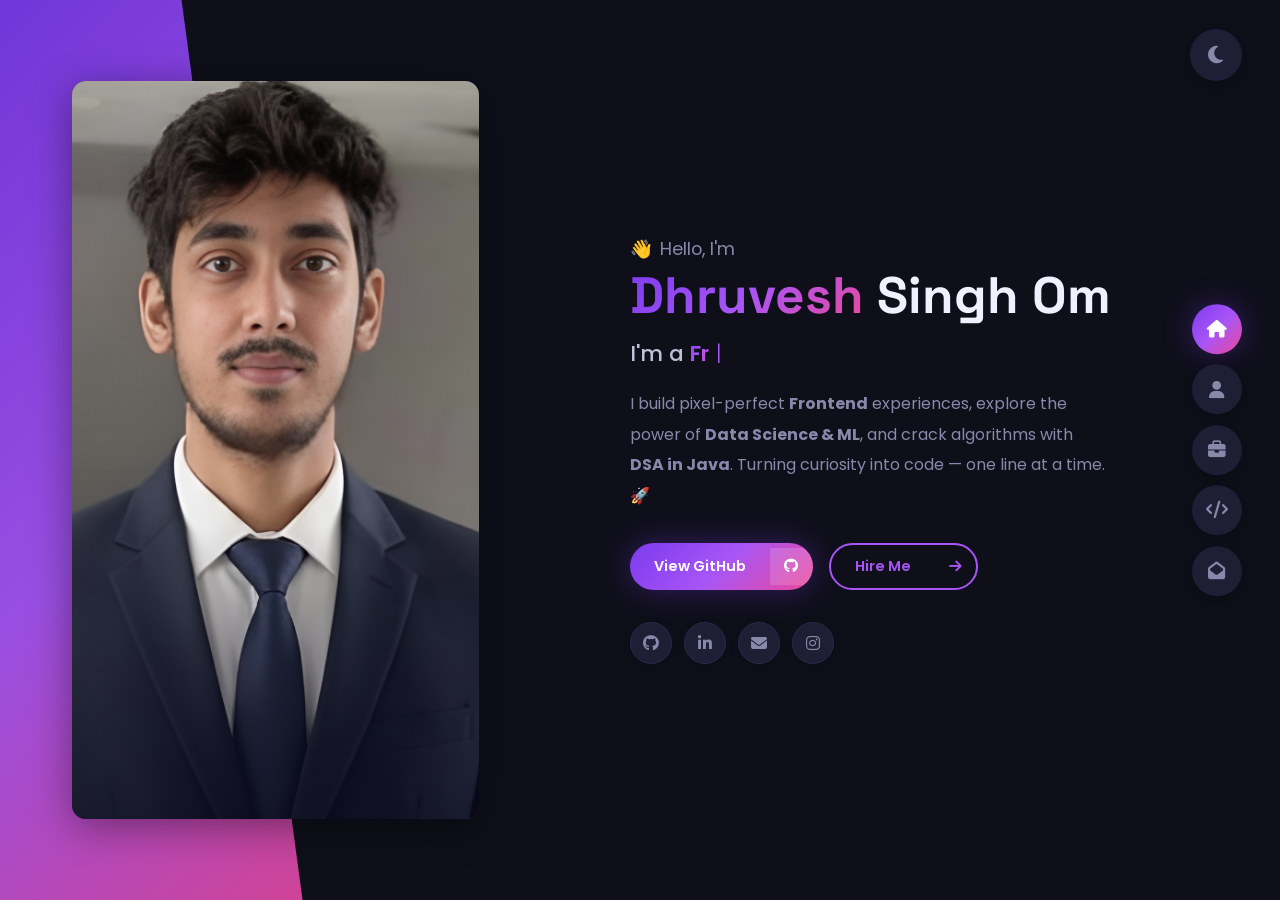
<file: index.html>
<!DOCTYPE html>
<html lang="en">

<head>
    <meta charset="UTF-8">
    <meta http-equiv="X-UA-Compatible" content="IE=edge">
    <meta name="viewport" content="width=device-width, initial-scale=1.0">
    <title>Dhruvesh Singh Om — Developer Portfolio</title>
    <meta name="description"
        content="Portfolio of Dhruvesh Singh Om — Aspiring Developer from India. Skills in Frontend Web Development, Data Science, DSA with Java, Python, and more.">
    <meta name="keywords"
        content="Dhruvesh Singh Om, Frontend Developer, Data Science, DSA Java, Portfolio, LPU, Web Developer, Machine Learning, Pandas, NumPy">
    <meta name="author" content="Dhruvesh Singh Om">

    <!-- Open Graph -->
    <meta property="og:title" content="Dhruvesh Singh Om — Developer Portfolio">
    <meta property="og:description"
        content="Aspiring Web Developer passionate about building beautiful and functional websites.">
    <meta property="og:type" content="website">

    <!-- Favicon -->
    <link rel="icon"
        href="data:image/svg+xml,<svg xmlns=%22http://www.w3.org/2000/svg%22 viewBox=%220 0 100 100%22><text y=%22.9em%22 font-size=%2290%22>💻</text></svg>">

    <!-- Fonts -->
    <link rel="preconnect" href="https://fonts.googleapis.com">
    <link rel="preconnect" href="https://fonts.gstatic.com" crossorigin>
    <link
        href="https://fonts.googleapis.com/css2?family=Poppins:wght@300;400;500;600;700;800&family=Space+Grotesk:wght@400;500;600;700&display=swap"
        rel="stylesheet">

    <!-- Font Awesome -->
    <link rel="stylesheet" href="https://cdnjs.cloudflare.com/ajax/libs/font-awesome/6.5.0/css/all.min.css"
        crossorigin="anonymous" referrerpolicy="no-referrer" />

    <!-- Styles -->
    <link rel="stylesheet" href="styles/styles.css">
</head>

<body class="main-content" id="body">

    <!-- ========== PRELOADER ========== -->
    <div class="preloader" id="preloader">
        <div class="preloader-inner">
            <div class="preloader-circle"></div>
            <p class="preloader-text">Loading<span class="dots">...</span></p>
        </div>
    </div>

    <!-- ========== PARTICLES BACKGROUND ========== -->
    <div class="particles" id="particles" aria-hidden="true"></div>

    <!-- ========== SIDE NAVIGATION ========== -->
    <nav class="controls" role="navigation" aria-label="Section navigation">
        <button class="control active-btn" data-id="home" aria-label="Go to Home">
            <i class="fas fa-home" aria-hidden="true"></i>
            <span class="nav-tooltip">Home</span>
        </button>
        <button class="control" data-id="about" aria-label="Go to About">
            <i class="fas fa-user" aria-hidden="true"></i>
            <span class="nav-tooltip">About</span>
        </button>
        <button class="control" data-id="portfolio" aria-label="Go to Portfolio">
            <i class="fas fa-briefcase" aria-hidden="true"></i>
            <span class="nav-tooltip">Portfolio</span>
        </button>
        <button class="control" data-id="skills" aria-label="Go to Skills">
            <i class="fas fa-code" aria-hidden="true"></i>
            <span class="nav-tooltip">Skills</span>
        </button>
        <button class="control" data-id="contact" aria-label="Go to Contact">
            <i class="fas fa-envelope-open" aria-hidden="true"></i>
            <span class="nav-tooltip">Contact</span>
        </button>
    </nav>

    <!-- ========== THEME BUTTON ========== -->
    <button class="theme-btn" id="theme-btn" aria-label="Toggle light/dark mode">
        <i class="fas fa-moon" aria-hidden="true"></i>
    </button>

    <!-- ========== SCROLL TO TOP ========== -->
    <button class="scroll-top" id="scroll-top" aria-label="Scroll to top">
        <i class="fas fa-chevron-up" aria-hidden="true"></i>
    </button>

    <!-- ========== HOME SECTION ========== -->
    <header class="container header active" id="home">
        <div class="header-content">
            <div class="left-header">
                <div class="h-shape"></div>
                <div class="image">
                    <img src="img/hero.jpeg" alt="Dhruvesh Singh Om" loading="eager">
                </div>
            </div>
            <div class="right-header">
                <div class="greeting">
                    <span class="wave">👋</span> Hello, I'm
                </div>
                <h1 class="name">
                    <span class="name-highlight">Dhruvesh</span> Singh Om
                </h1>
                <div class="typing-wrapper">
                    <span class="static-text">I'm a</span>
                    <span class="typed-text" id="typed-text"></span>
                    <span class="cursor" aria-hidden="true">|</span>
                </div>
                <p class="hero-bio">
                    I build pixel-perfect <strong>Frontend</strong> experiences, explore the power of
                    <strong>Data Science &amp; ML</strong>, and crack algorithms with <strong>DSA in Java</strong>.
                    Turning curiosity into code — one line at a time. 🚀
                </p>
                <div class="hero-actions">
                    <a href="https://github.com/DhruveshOm" target="_blank" rel="noopener noreferrer"
                        class="main-btn primary-btn" id="hero-github-btn">
                        <span class="btn-text">View GitHub</span>
                        <span class="btn-icon"><i class="fab fa-github" aria-hidden="true"></i></span>
                    </a>
                    <a href="#contact" class="main-btn outline-btn" id="hero-contact-btn"
                        onclick="showSection('contact')">
                        <span class="btn-text">Hire Me</span>
                        <span class="btn-icon"><i class="fas fa-arrow-right" aria-hidden="true"></i></span>
                    </a>
                </div>
                <div class="hero-socials">
                    <a href="https://github.com/DhruveshOm" target="_blank" rel="noopener noreferrer"
                        aria-label="GitHub" class="social-icon" id="social-github">
                        <i class="fab fa-github" aria-hidden="true"></i>
                    </a>
                    <a href="https://linkedin.com/in/dhruvesh-singh-om-3ab726297/" target="_blank"
                        rel="noopener noreferrer" aria-label="LinkedIn" class="social-icon" id="social-linkedin">
                        <i class="fab fa-linkedin-in" aria-hidden="true"></i>
                    </a>
                    <a href="https://mail.google.com/mail/u/0/#inbox?compose=new" aria-label="Email" class="social-icon"
                        id="social-email">
                        <i class="fas fa-envelope" aria-hidden="true"></i>
                    </a>
                    <a href="https://www.instagram.com/" target="_blank" rel="noopener noreferrer"
                        aria-label="Instagram" class="social-icon" id="social-instagram">
                        <i class="fab fa-instagram" aria-hidden="true"></i>
                    </a>
                </div>
            </div>
        </div>

    </header>

    <main>

        <!-- ========== ABOUT SECTION ========== -->
        <section class="container about" id="about">
            <div class="main-title reveal">
                <h2>About <span>Me</span><span class="bg-text">About</span></h2>
            </div>
            <div class="about-container">
                <div class="left-about reveal">
                    <h4>Who Am I?</h4>
                    <p>
                        Welcome to my corner of the internet! I'm <strong>Dhruvesh Singh Om</strong>, a passionate
                        developer currently pursuing my B.Tech at <strong>Lovely Professional University (LPU)</strong>,
                        Jalandhar, India. My work spans three core domains:
                    </p>
                    <p>
                        🖥️ <strong>Frontend Web Dev</strong> — Crafting responsive, accessible, and visually stunning
                        interfaces using HTML, CSS, JavaScript, and React.<br>
                        📊 <strong>Data Science</strong> — Wrangling data with Python, Pandas &amp; NumPy, and building
                        ML models to uncover real-world insights.<br>
                        ☕ <strong>DSA with Java</strong> — Solving algorithmic challenges and strengthening my
                        problem-solving skills through structured data structures practice.
                    </p>
                    <p>
                        With <strong>7+ hackathons</strong> and <strong>10+ certifications</strong> under my belt,
                        I thrive on challenges and love turning ideas into working products. 💡
                    </p>
                    <div class="btn-con">
                        <a href="https://drive.google.com/file/d/12ax4qu-eOiu4-KbyJJEexVtwW-jmUzkU/view?usp=sharing"
                            class="main-btn primary-btn" id="about-cv-btn" download>
                            <span class="btn-text">Download CV</span>
                            <span class="btn-icon"><i class="fas fa-download" aria-hidden="true"></i></span>
                        </a>
                    </div>
                </div>
                <div class="right-about reveal">
                    <div class="about-item" id="stat-projects">
                        <div class="abt-text">
                            <p class="large-text" data-count="5">0</p>
                            <p class="small-text">Projects<br />Completed</p>
                        </div>
                    </div>
                    <div class="about-item" id="stat-months">
                        <div class="abt-text">
                            <p class="large-text" data-count="2">0</p>
                            <p class="small-text">Months of<br />Training</p>
                        </div>
                    </div>
                    <div class="about-item" id="stat-certs">
                        <div class="abt-text">
                            <p class="large-text" data-count="10" data-suffix="+">0</p>
                            <p class="small-text">Certificates<br />Earned</p>
                        </div>
                        <a href="certificates.html" class="cert-view-btn" id="cert-view-btn" target="_blank"
                            rel="noopener noreferrer">
                            <i class="fas fa-eye" aria-hidden="true"></i> View All
                        </a>
                    </div>
                    <div class="about-item" id="stat-hackathons">
                        <div class="abt-text">
                            <p class="large-text" data-count="7" data-suffix="+">0</p>
                            <p class="small-text">Hackathons<br />Joined</p>
                        </div>
                        <a href="hackathons.html" class="cert-view-btn" id="hackathon-view-btn" target="_blank"
                            rel="noopener noreferrer">
                            <i class="fas fa-eye" aria-hidden="true"></i> View All
                        </a>
                    </div>
                </div>
            </div>

            <!-- Timeline -->
            <div class="timeline-section reveal">
                <h4 class="stat-title">Education &amp; Experience</h4>
                <div class="timeline">
                    <div class="timeline-item">
                        <div class="tl-icon">
                            <i class="fas fa-school" aria-hidden="true"></i>
                        </div>
                        <p class="tl-duration">Up to 2023</p>
                        <h5>Senior Secondary Education<span> — Suryabadan Vidyapeeth School</span></h5>
                        <p>Completed schooling at Suryabadan Vidyapeeth School with strong academic performance:</p>
                        <div class="school-marks">
                            <span class="mark-badge"><i class="fas fa-star" aria-hidden="true"></i> 10th Grade —
                                <strong>78%</strong></span>
                            <span class="mark-badge"><i class="fas fa-star" aria-hidden="true"></i> 12th Grade —
                                <strong>75.2%</strong></span>
                        </div>
                    </div>
                    <div class="timeline-item">
                        <div class="tl-icon">
                            <i class="fas fa-graduation-cap" aria-hidden="true"></i>
                        </div>
                        <p class="tl-duration">2023 — Present</p>
                        <h5>B.Tech — Computer Science &amp; Engineering<span> — LPU, Jalandhar</span></h5>
                        <p>Pursuing my Bachelor's in Computer Science with focus on Web Technologies, Data Structures,
                            and Software Engineering.</p>
                    </div>
                    <div class="timeline-item">
                        <div class="tl-icon">
                            <i class="fas fa-trophy" aria-hidden="true"></i>
                        </div>
                        <p class="tl-duration">2023 — Present</p>
                        <h5>Hackathon Participant<span> — 7+ Events</span></h5>
                        <p>Participated in multiple national-level hackathons, developing innovative solutions under
                            tight deadlines alongside diverse teams.</p>
                    </div>
                    <div class="timeline-item">
                        <div class="tl-icon">
                            <i class="fas fa-certificate" aria-hidden="true"></i>
                        </div>
                        <p class="tl-duration">2023 — Present</p>
                        <h5>Online Certifications<span> — 10+ Completed</span></h5>
                        <p>Completed certifications in Web Development, Python, Data Structures, and more from platforms
                            like Coursera, Udemy, and NPTEL.</p>
                    </div>
                </div>
            </div>
        </section>

        <!-- ========== PORTFOLIO SECTION ========== -->
        <section class="container" id="portfolio">
            <div class="main-title reveal">
                <h2>My <span>Projects</span><span class="bg-text">Work</span></h2>
            </div>
            <p class="port-text reveal">
                A selection of my favourite builds — each one a challenge I'm proud to have tackled.
            </p>

            <!-- Filter Tabs -->
            <!-- <div class="portfolio-filters reveal" id="portfolio-filters">
                <button class="filter-btn active-filter" data-filter="all" id="filter-all">All</button>
                <button class="filter-btn" data-filter="web" id="filter-web">Frontend</button>
                <button class="filter-btn" data-filter="ds" id="filter-ds">Data Science</button>
                <button class="filter-btn" data-filter="dsa" id="filter-dsa">DSA Java</button>
                <button class="filter-btn" data-filter="python" id="filter-python">Python</button>
            </div> -->

            <div class="portfolios" id="portfolios">

                <div class="portfolio-item reveal" data-category="web" data-id="proj-elearning">
                    <div class="port-img">
                        <img src="img/proj-elearning.png" alt="E-learning Platform" loading="lazy">
                        <div class="port-overlay">
                            <div class="port-info">
                                <h3>E-learning platform</h3>
                                <p>A full web app forlearning with a clean UI and backend logic.</p>
                                <div class="port-tags">
                                    <span>HTML</span><span>CSS</span><span>JS</span>
                                </div>
                                <div class="port-links">
                                    <a href="https://github.com/DhruveshOm/E-Learning-platform" target="_blank"
                                        rel="noopener noreferrer" aria-label="GitHub" class="port-link">
                                        <i class="fab fa-github" aria-hidden="true"></i>
                                    </a>
                                    <a href="#" target="_blank" rel="noopener noreferrer" aria-label="Live Demo"
                                        class="port-link">
                                        <i class="fas fa-external-link-alt" aria-hidden="true"></i>
                                    </a>
                                </div>
                            </div>
                        </div>
                    </div>
                </div>

                <div class="portfolio-item reveal" data-category="web" data-id="proj-trivia">
                    <div class="port-img">
                        <img src="img/proj-trivia.png" alt="AI Trivia Bot" loading="lazy">
                        <div class="port-overlay">
                            <div class="port-info">
                                <h3>Ai-trivia bot</h3>
                                <p>Ai trivia bot to generate quiz</p>
                                <div class="port-tags">
                                    <span>React </span><span>Tailwind css</span><span>Gemini API</span>
                                </div>
                                <div class="port-links">
                                    <a href="https://github.com/DhruveshOm/AI_triva-bot" target="_blank"
                                        rel="noopener noreferrer" aria-label="GitHub" class="port-link">
                                        <i class="fab fa-github" aria-hidden="true"></i>
                                    </a>
                                    <!-- <a href="#" target="_blank" rel="noopener noreferrer" aria-label="Live Demo"
                                        class="port-link">
                                        <i class="fas fa-external-link-alt" aria-hidden="true"></i>
                                    </a> -->
                                </div>
                            </div>
                        </div>
                    </div>
                </div>

                <div class="portfolio-item reveal" data-category="ds" data-id="proj-eda">
                    <div class="port-img">
                        <img src="img/proj-eda.png" alt="EDA Dashboard" loading="lazy">
                        <div class="port-overlay">
                            <div class="port-info">
                                <h3>EDA Dashboard</h3>
                                <p>Exploratory Data Analysis on a real-world dataset using Pandas, NumPy &amp;
                                    Matplotlib — uncovering patterns and actionable insights.</p>
                                <div class="port-tags">
                                    <span>Python</span><span>Pandas</span><span>Matplotlib</span>
                                </div>
                                <div class="port-links">
                                    <a href="https://github.com/DhruveshOm/Python_ca2" target="_blank"
                                        rel="noopener noreferrer" aria-label="GitHub" class="port-link">
                                        <i class="fab fa-github" aria-hidden="true"></i>
                                    </a>
                                </div>
                            </div>
                        </div>
                    </div>
                </div>

                <div class="portfolio-item reveal" data-category="web" data-id="proj-olx">
                    <div class="port-img">
                        <img src="img/proj-olx.png" alt="OLX Clone" loading="lazy">
                        <div class="port-overlay">
                            <div class="port-info">
                                <h3>OLX clone</h3>
                                <p>Created a olx clone react-app</p>
                                <div class="port-tags">
                                    <span>React</span><span>Firebase</span><span>tailwind-css</span>
                                </div>
                                <div class="port-links">
                                    <a href="https://github.com/DhruveshOm" target="_blank" rel="noopener noreferrer"
                                        aria-label="GitHub" class="port-link">
                                        <i class="fab fa-github" aria-hidden="true"></i>
                                    </a>
                                </div>
                            </div>
                        </div>
                    </div>
                </div>

                <div class="portfolio-item reveal" data-category="web" data-id="proj-portfolio">
                    <div class="port-img">
                        <img src="img/port2.jpg" alt="Portfolio Website" loading="lazy">
                        <div class="port-overlay">
                            <div class="port-info">
                                <h3>This Portfolio</h3>
                                <p>My personal developer portfolio — built from scratch with pure HTML, CSS and vanilla
                                    JavaScript with modern animations &amp; dark mode.</p>
                                <div class="port-tags">
                                    <span>HTML</span><span>CSS</span><span>JS</span>
                                </div>
                                <div class="port-links">
                                    <a href="https://github.com/DhruveshOm/My_Portfolio" target="_blank"
                                        rel="noopener noreferrer" aria-label="GitHub" class="port-link">
                                        <i class="fab fa-github" aria-hidden="true"></i>
                                    </a>
                                </div>
                            </div>
                        </div>
                    </div>
                </div>

            </div>

            <div class="more-btn-wrap reveal">
                <a href="https://github.com/DhruveshOm" target="_blank" rel="noopener noreferrer"
                    class="main-btn primary-btn" id="view-more-btn">
                    <span class="btn-text">View All on GitHub</span>
                    <span class="btn-icon"><i class="fab fa-github" aria-hidden="true"></i></span>
                </a>
            </div>
        </section>

        <!-- ========== SKILLS SECTION ========== -->
        <section class="container" id="skills">
            <div class="main-title reveal">
                <h2>My <span>Skills</span><span class="bg-text">Skills</span></h2>
            </div>
            <p class="port-text reveal">Technologies and tools I work with</p>

            <!-- Tech Icons Grid -->
            <div class="tech-grid reveal" id="tech-grid">
                <!-- Frontend -->
                <div class="tech-card" id="tc-html">
                    <div class="tech-icon"><i class="fab fa-html5" aria-hidden="true" style="color:#e34f26"></i></div>
                    <span>HTML5</span>
                </div>
                <div class="tech-card" id="tc-css">
                    <div class="tech-icon"><i class="fab fa-css3-alt" aria-hidden="true" style="color:#264de4"></i>
                    </div>
                    <span>CSS3</span>
                </div>
                <div class="tech-card" id="tc-js">
                    <div class="tech-icon"><i class="fab fa-js-square" aria-hidden="true" style="color:#f7df1e"></i>
                    </div>
                    <span>JavaScript</span>
                </div>
                <div class="tech-card" id="tc-react">
                    <div class="tech-icon"><i class="fab fa-react" aria-hidden="true" style="color:#61dafb"></i></div>
                    <span>React</span>
                </div>
                <!-- Data Science -->
                <div class="tech-card" id="tc-python">
                    <div class="tech-icon"><i class="fab fa-python" aria-hidden="true" style="color:#3776ab"></i></div>
                    <span>Python</span>
                </div>
                <div class="tech-card" id="tc-pandas">
                    <div class="tech-icon">
                        <span class="cpp-icon" aria-hidden="true" style="font-size:1.1rem;color:#150458">PD</span>
                    </div>
                    <span>Pandas</span>
                </div>
                <div class="tech-card" id="tc-numpy">
                    <div class="tech-icon">
                        <span class="cpp-icon" aria-hidden="true" style="font-size:1.1rem;color:#4dabcf">NP</span>
                    </div>
                    <span>NumPy</span>
                </div>
                <div class="tech-card" id="tc-ml">
                    <div class="tech-icon">
                        <i class="fas fa-brain" aria-hidden="true" style="color:#ff6b6b"></i>
                    </div>
                    <span>ML / scikit</span>
                </div>
                <!-- DSA & Tools -->
                <div class="tech-card" id="tc-java">
                    <div class="tech-icon">
                        <i class="fab fa-java" aria-hidden="true" style="color:#e76f00"></i>
                    </div>
                    <span>Java</span>
                </div>
                <div class="tech-card" id="tc-git">
                    <div class="tech-icon"><i class="fab fa-git-alt" aria-hidden="true" style="color:#f05032"></i></div>
                    <span>Git</span>
                </div>
                <div class="tech-card" id="tc-github">
                    <div class="tech-icon"><i class="fab fa-github" aria-hidden="true"></i></div>
                    <span>GitHub</span>
                </div>
                <div class="tech-card" id="tc-ds-algo">
                    <div class="tech-icon">
                        <i class="fas fa-sitemap" aria-hidden="true" style="color:#a78bfa"></i>
                    </div>
                    <span>DSA</span>
                </div>
            </div>


            <!-- Testimonials -->
            <div class="testimonials-section reveal">
                <h4 class="stat-title">What People Say</h4>
                <div class="testimonials" id="testimonials">
                    <div class="testimonial-item active-testimonial" id="testi-1">
                        <div class="testi-content">
                            <p>"Dhruvesh has shown exceptional dedication during hackathons — his ability to pick up new
                                tools and build functional products under pressure is truly impressive."</p>
                        </div>
                        <div class="testi-author">
                            <div class="testi-avatar">
                                <i class="fas fa-user-circle" aria-hidden="true"></i>
                            </div>
                            <div class="testi-info">
                                <h5>Prof. Ravi Kumar</h5>
                                <span>Faculty Mentor, LPU</span>
                            </div>
                            <div class="testi-stars" aria-label="5 stars">
                                <i class="fas fa-star" aria-hidden="true"></i>
                                <i class="fas fa-star" aria-hidden="true"></i>
                                <i class="fas fa-star" aria-hidden="true"></i>
                                <i class="fas fa-star" aria-hidden="true"></i>
                                <i class="fas fa-star" aria-hidden="true"></i>
                            </div>
                        </div>
                    </div>
                    <div class="testimonial-item" id="testi-2">
                        <div class="testi-content">
                            <p>"Working alongside Dhruvesh at our hackathon was a great experience. He writes clean
                                code, communicates clearly, and always brings creative ideas to the table."</p>
                        </div>
                        <div class="testi-author">
                            <div class="testi-avatar">
                                <i class="fas fa-user-circle" aria-hidden="true"></i>
                            </div>
                            <div class="testi-info">
                                <h5>Arjun Sharma</h5>
                                <span>Hackathon Teammate, LPU</span>
                            </div>
                            <div class="testi-stars" aria-label="5 stars">
                                <i class="fas fa-star" aria-hidden="true"></i>
                                <i class="fas fa-star" aria-hidden="true"></i>
                                <i class="fas fa-star" aria-hidden="true"></i>
                                <i class="fas fa-star" aria-hidden="true"></i>
                                <i class="fas fa-star" aria-hidden="true"></i>
                            </div>
                        </div>
                    </div>
                    <div class="testimonial-item" id="testi-3">
                        <div class="testi-content">
                            <p>"Dhruvesh delivered a solid web project with minimal guidance. His self-learning ability
                                and problem-solving approach are praiseworthy for someone at this stage of his career."
                            </p>
                        </div>
                        <div class="testi-author">
                            <div class="testi-avatar">
                                <i class="fas fa-user-circle" aria-hidden="true"></i>
                            </div>
                            <div class="testi-info">
                                <h5>Priya Nair</h5>
                                <span>Senior Developer, Tech Community</span>
                            </div>
                            <div class="testi-stars" aria-label="5 stars">
                                <i class="fas fa-star" aria-hidden="true"></i>
                                <i class="fas fa-star" aria-hidden="true"></i>
                                <i class="fas fa-star" aria-hidden="true"></i>
                                <i class="fas fa-star" aria-hidden="true"></i>
                                <i class="fas fa-star-half-alt" aria-hidden="true"></i>
                            </div>
                        </div>
                    </div>
                </div>
                <div class="testi-controls">
                    <button class="testi-btn" id="testi-prev" aria-label="Previous testimonial">
                        <i class="fas fa-chevron-left" aria-hidden="true"></i>
                    </button>
                    <div class="testi-dots" id="testi-dots">
                        <span class="testi-dot active-dot" data-index="0"></span>
                        <span class="testi-dot" data-index="1"></span>
                        <span class="testi-dot" data-index="2"></span>
                    </div>
                    <button class="testi-btn" id="testi-next" aria-label="Next testimonial">
                        <i class="fas fa-chevron-right" aria-hidden="true"></i>
                    </button>
                </div>
            </div>
        </section>

        <!-- ========== CONTACT SECTION ========== -->
        <section class="container contact" id="contact">
            <div class="contact-container">
                <div class="main-title reveal">
                    <h2>Contact <span>Me</span><span class="bg-text">Contact</span></h2>
                </div>
                <div class="contact-content-con">
                    <div class="left-contact reveal">
                        <h4>Let's Work Together</h4>
                        <p>
                            I'm always open to discussing new projects, creative ideas, or opportunities
                            to be part of your vision. Feel free to reach out! 🤝
                        </p>
                        <div class="contact-info">
                            <div class="contact-item">
                                <div class="icon">
                                    <i class="fas fa-map-marker-alt" aria-hidden="true"></i>
                                    <span>Location</span>
                                </div>
                                <p>Jalandhar, Punjab, India</p>
                            </div>
                            <div class="contact-item">
                                <div class="icon">
                                    <i class="fas fa-envelope" aria-hidden="true"></i>
                                    <span>Email</span>
                                </div>
                                <p><a href="mailto:dhruvesh.singhom@gmail.com">dhruvesh.singhom@gmail.com</a></p>
                            </div>
                            <div class="contact-item">
                                <div class="icon">
                                    <i class="fas fa-phone" aria-hidden="true"></i>
                                    <span>Phone</span>
                                </div>
                                <p><a href="tel:+918004976656">+91 8004976656</a></p>
                            </div>
                            <div class="contact-item">
                                <div class="icon">
                                    <i class="fas fa-graduation-cap" aria-hidden="true"></i>
                                    <span>Education</span>
                                </div>
                                <p>Lovely Professional University (LPU)</p>
                            </div>
                            <div class="contact-item">
                                <div class="icon">
                                    <i class="fas fa-globe" aria-hidden="true"></i>
                                    <span>Languages</span>
                                </div>
                                <p>Hindi, English</p>
                            </div>
                        </div>
                        <div class="contact-icons">
                            <div class="contact-icon">
                                <a href="https://github.com/DhruveshOm" target="_blank" rel="noopener noreferrer"
                                    aria-label="GitHub" id="contact-github">
                                    <i class="fab fa-github" aria-hidden="true"></i>
                                </a>
                                <a href="https://linkedin.com/in/dhruvesh-singh-om-3ab726297/" target="_blank"
                                    rel="noopener noreferrer" aria-label="LinkedIn" id="contact-linkedin">
                                    <i class="fab fa-linkedin-in" aria-hidden="true"></i>
                                </a>
                                <a href="https://www.instagram.com/" target="_blank" rel="noopener noreferrer"
                                    aria-label="Instagram" id="contact-instagram">
                                    <i class="fab fa-instagram" aria-hidden="true"></i>
                                </a>
                                <a href="https://twitter.com/" target="_blank" rel="noopener noreferrer"
                                    aria-label="Twitter / X" id="contact-twitter">
                                    <i class="fab fa-x-twitter" aria-hidden="true"></i>
                                </a>
                            </div>
                        </div>
                    </div>
                    <div class="right-contact reveal">
                        <form class="contact-form" id="contact-form" novalidate>
                            <div class="input-control i-c-2">
                                <div class="input-wrap">
                                    <input type="text" id="form-name" name="name" required placeholder="Your Name"
                                        autocomplete="name">
                                    <span class="input-error" id="name-error" role="alert"></span>
                                </div>
                                <div class="input-wrap">
                                    <input type="email" id="form-email" name="email" required placeholder="Your Email"
                                        autocomplete="email">
                                    <span class="input-error" id="email-error" role="alert"></span>
                                </div>
                            </div>
                            <div class="input-control">
                                <div class="input-wrap">
                                    <input type="text" id="form-subject" name="subject" required placeholder="Subject">
                                    <span class="input-error" id="subject-error" role="alert"></span>
                                </div>
                            </div>
                            <div class="input-control">
                                <div class="input-wrap">
                                    <textarea name="message" id="form-message" cols="15" rows="8"
                                        placeholder="Your Message..." required></textarea>
                                    <span class="input-error" id="message-error" role="alert"></span>
                                </div>
                            </div>
                            <div class="submit-btn">
                                <button type="submit" class="main-btn primary-btn" id="submit-btn">
                                    <span class="btn-text">Send Message</span>
                                    <span class="btn-icon"><i class="fas fa-paper-plane" aria-hidden="true"></i></span>
                                </button>
                            </div>
                            <div class="form-success" id="form-success" role="status" aria-live="polite"></div>
                        </form>
                    </div>
                </div>
            </div>

            <!-- ========== FOOTER (inside contact section) ========== -->
            <footer class="footer" id="footer">
                <div class="footer-content">
                    <div class="footer-logo">
                        <span class="logo-text">D<span class="accent">.</span>Singh</span>
                        <p>Building the web, one pixel at a time.</p>
                    </div>
                    <div class="footer-links">
                        <h5>Quick Links</h5>
                        <ul>
                            <li><button onclick="showSection('home')" id="footer-home">Home</button></li>
                            <li><button onclick="showSection('about')" id="footer-about">About</button></li>
                            <li><button onclick="showSection('portfolio')" id="footer-portfolio">Projects</button></li>
                            <li><button onclick="showSection('skills')" id="footer-skills">Skills</button></li>
                            <li><button onclick="showSection('contact')" id="footer-contact">Contact</button></li>
                        </ul>
                    </div>
                    <div class="footer-socials">
                        <h5>Connect</h5>
                        <div class="footer-social-icons">
                            <a href="https://github.com/DhruveshOm" target="_blank" rel="noopener noreferrer"
                                aria-label="GitHub" id="footer-github"><i class="fab fa-github"
                                    aria-hidden="true"></i></a>
                            <a href="https://linkedin.com/in/dhruvesh-singh-om-3ab726297/" target="_blank"
                                rel="noopener noreferrer" aria-label="LinkedIn" id="footer-linkedin"><i
                                    class="fab fa-linkedin-in" aria-hidden="true"></i></a>
                            <a href="mailto:dhruvesh.singhom@gmail.com" aria-label="Email" id="footer-email"><i
                                    class="fas fa-envelope" aria-hidden="true"></i></a>
                            <a href="https://www.instagram.com/" target="_blank" rel="noopener noreferrer"
                                aria-label="Instagram" id="footer-insta"><i class="fab fa-instagram"
                                    aria-hidden="true"></i></a>
                        </div>
                    </div>
                </div>
                <div class="footer-bottom">
                    <p>© <span id="year"></span> Dhruvesh Singh Om. Crafted with <span class="heart">❤️</span> in India.
                    </p>
                </div>
            </footer>
        </section>

    </main>

    <script src="app.js"></script>
</body>

</html>
</file>
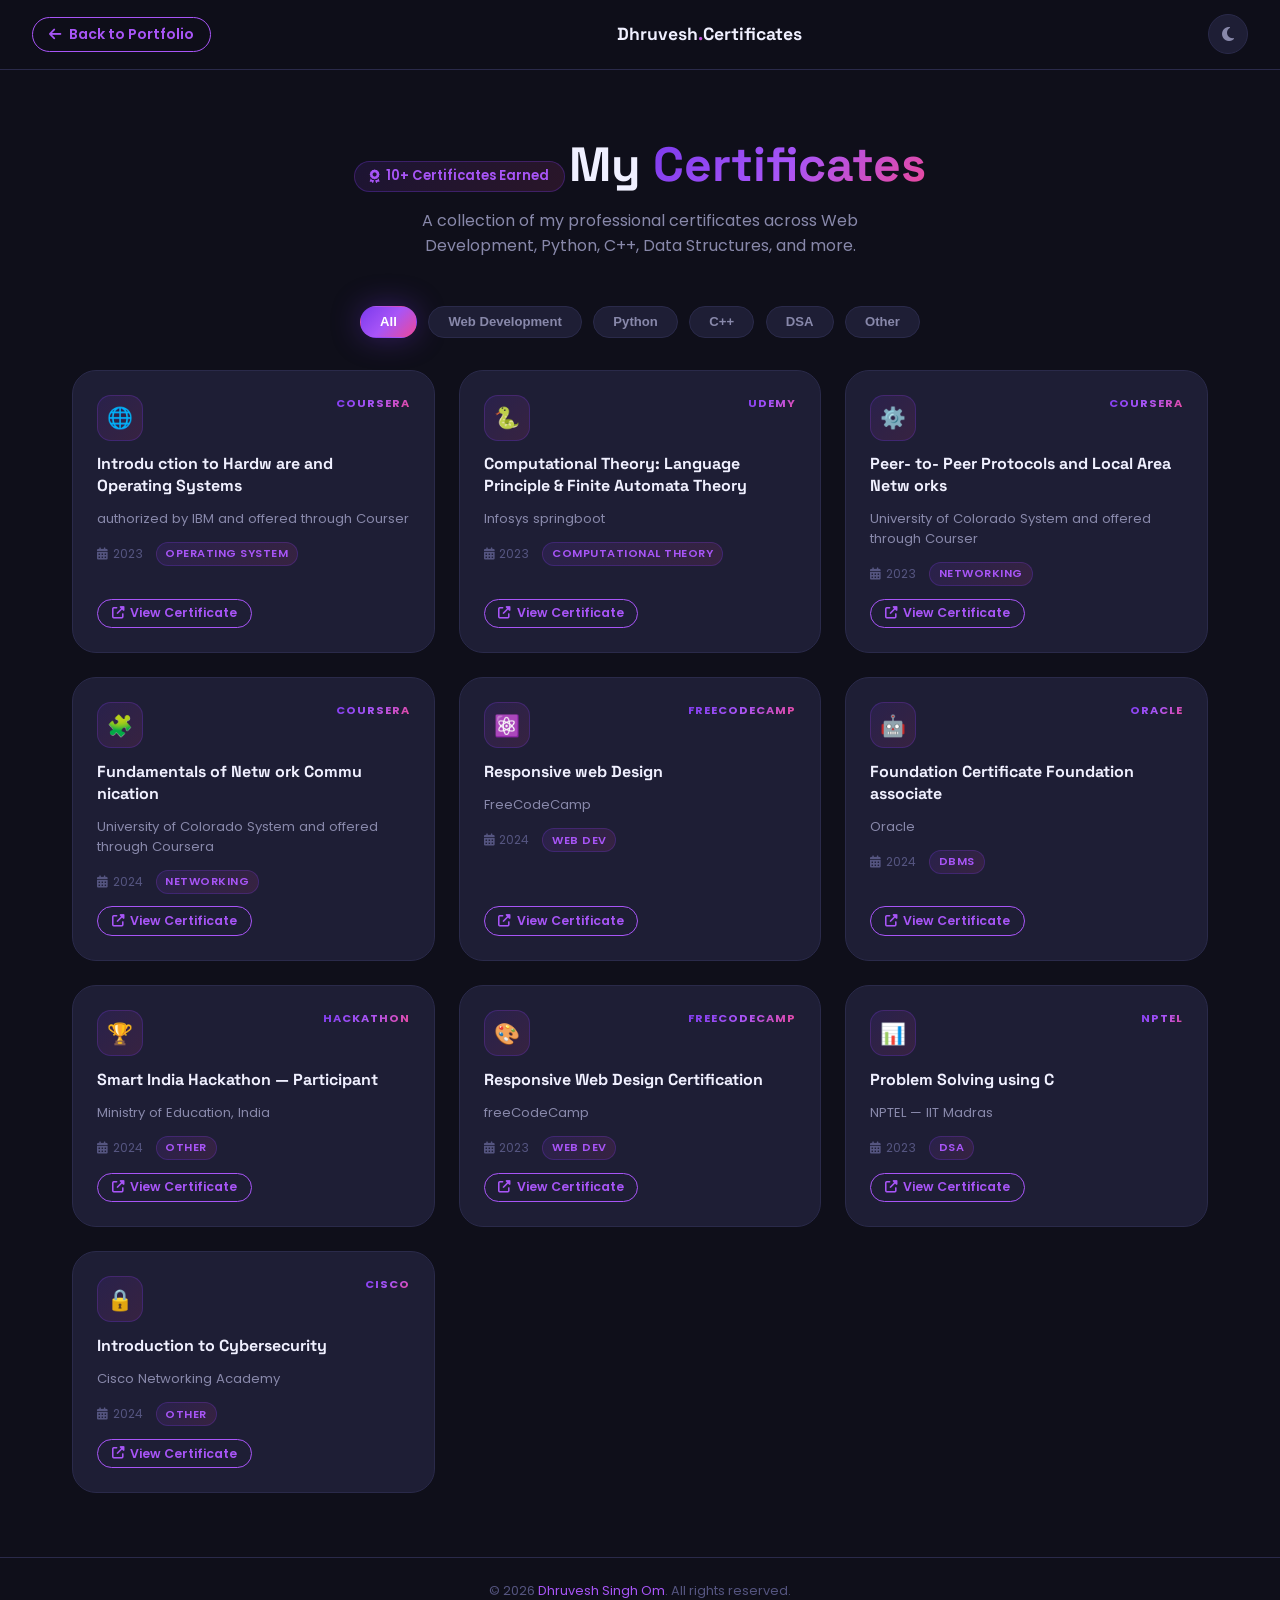
<file: certificates.html>
<!DOCTYPE html>
<html lang="en">

<head>
    <meta charset="UTF-8">
    <meta name="viewport" content="width=device-width, initial-scale=1.0">
    <title>Certificates — Dhruvesh Singh Om</title>
    <meta name="description"
        content="View all certificates earned by Dhruvesh Singh Om in Web Development, Python, Data Structures, and more.">
    <link rel="icon"
        href="data:image/svg+xml,<svg xmlns=%22http://www.w3.org/2000/svg%22 viewBox=%220 0 100 100%22><text y=%22.9em%22 font-size=%2290%22>🏆</text></svg>">
    <link rel="preconnect" href="https://fonts.googleapis.com">
    <link rel="preconnect" href="https://fonts.gstatic.com" crossorigin>
    <link
        href="https://fonts.googleapis.com/css2?family=Poppins:wght@300;400;500;600;700;800&family=Space+Grotesk:wght@400;500;600;700&display=swap"
        rel="stylesheet">
    <link rel="stylesheet" href="https://cdnjs.cloudflare.com/ajax/libs/font-awesome/6.5.0/css/all.min.css"
        crossorigin="anonymous" referrerpolicy="no-referrer" />
    <style>
        *,
        *::before,
        *::after {
            margin: 0;
            padding: 0;
            box-sizing: border-box;
        }

        :root {
            --color-primary: #0f0f1a;
            --color-surface: #161628;
            --color-card: #1e1e35;
            --color-accent: #a855f7;
            --color-accent-2: #ec4899;
            --color-gradient: linear-gradient(135deg, #7c3aed 0%, #a855f7 50%, #ec4899 100%);
            --color-gradient-soft: linear-gradient(135deg, rgba(124, 58, 237, 0.12) 0%, rgba(236, 72, 153, 0.12) 100%);
            --color-white: #f0f0ff;
            --color-grey-1: #c0c0d8;
            --color-grey-2: #8888aa;
            --color-grey-3: #555580;
            --color-grey-4: #2a2a4a;
            --color-warning: #f59e0b;
            --shadow-glow: 0 0 30px rgba(124, 58, 237, .35);
            --shadow-md: 0 4px 20px rgba(0, 0, 0, .3);
            --br-md: 14px;
            --br-lg: 24px;
            --br-full: 9999px;
            --transition-fast: 0.2s ease;
            --transition-std: 0.4s ease;
        }

        .light-mode {
            --color-primary: #f8f8ff;
            --color-surface: #ffffff;
            --color-card: #f0f0fa;
            --color-white: #1a1a2e;
            --color-grey-1: #333355;
            --color-grey-2: #555580;
            --color-grey-4: #e2e2f0;
        }

        body {
            background: var(--color-primary);
            font-family: 'Poppins', sans-serif;
            color: var(--color-white);
            min-height: 100vh;
            transition: background var(--transition-std), color var(--transition-std);
        }

        a {
            text-decoration: none;
            color: inherit;
        }

        /* TOPBAR */
        .topbar {
            position: sticky;
            top: 0;
            z-index: 100;
            background: rgba(15, 15, 26, 0.85);
            backdrop-filter: blur(16px);
            -webkit-backdrop-filter: blur(16px);
            border-bottom: 1px solid var(--color-grey-4);
            padding: 0.9rem 2rem;
            display: flex;
            align-items: center;
            justify-content: space-between;
        }

        .light-mode .topbar {
            background: rgba(248, 248, 255, 0.85);
        }

        .back-btn {
            display: inline-flex;
            align-items: center;
            gap: 0.5rem;
            font-size: 0.88rem;
            font-weight: 600;
            color: var(--color-accent);
            border: 1px solid var(--color-accent);
            padding: 0.4rem 1rem;
            border-radius: var(--br-full);
            transition: all var(--transition-fast);
            cursor: pointer;
            background: none;
            font-family: inherit;
            text-decoration: none;
        }

        .back-btn:hover {
            background: var(--color-gradient);
            color: #fff;
            border-color: transparent;
            box-shadow: var(--shadow-glow);
        }

        .topbar-title {
            font-family: 'Space Grotesk', sans-serif;
            font-size: 1.1rem;
            font-weight: 700;
        }

        .topbar-title span {
            background: var(--color-gradient);
            -webkit-background-clip: text;
            -webkit-text-fill-color: transparent;
            background-clip: text;
        }

        .theme-toggle {
            width: 40px;
            height: 40px;
            border-radius: 50%;
            background: var(--color-card);
            border: 1px solid var(--color-grey-4);
            cursor: pointer;
            display: flex;
            align-items: center;
            justify-content: center;
            color: var(--color-grey-2);
            font-size: 1rem;
            transition: all var(--transition-fast);
        }

        .theme-toggle:hover {
            background: var(--color-gradient);
            color: #fff;
            border-color: transparent;
            box-shadow: var(--shadow-glow);
        }

        /* HERO */
        .page-hero {
            text-align: center;
            padding: 4rem 2rem 2.5rem;
        }

        .page-hero h1 {
            font-family: 'Space Grotesk', sans-serif;
            font-size: 3rem;
            font-weight: 800;
            margin-bottom: 0.6rem;
            position: relative;
            display: inline-block;
        }

        .page-hero h1 span {
            background: var(--color-gradient);
            -webkit-background-clip: text;
            -webkit-text-fill-color: transparent;
            background-clip: text;
        }

        .page-hero p {
            color: var(--color-grey-2);
            font-size: 1rem;
            max-width: 500px;
            margin: 0 auto;
        }

        .cert-count-badge {
            display: inline-flex;
            align-items: center;
            gap: 0.4rem;
            background: var(--color-gradient-soft);
            border: 1px solid rgba(124, 58, 237, .3);
            color: var(--color-accent);
            font-size: 0.82rem;
            font-weight: 600;
            padding: 0.3rem 0.9rem;
            border-radius: var(--br-full);
            margin-bottom: 1rem;
        }

        /* FILTER */
        .filters {
            display: flex;
            justify-content: center;
            gap: 0.7rem;
            flex-wrap: wrap;
            padding: 0.5rem 1.5rem 2rem;
        }

        .filter-pill {
            padding: 0.45rem 1.2rem;
            border-radius: var(--br-full);
            background: var(--color-card);
            color: var(--color-grey-2);
            font-size: 0.82rem;
            font-weight: 600;
            border: 1px solid var(--color-grey-4);
            cursor: pointer;
            transition: all var(--transition-fast);
        }

        .filter-pill:hover,
        .filter-pill.active {
            background: var(--color-gradient);
            color: #fff;
            border-color: transparent;
            box-shadow: var(--shadow-glow);
        }

        /* GRID */
        .certs-grid {
            display: grid;
            grid-template-columns: repeat(auto-fill, minmax(300px, 1fr));
            gap: 1.5rem;
            max-width: 1200px;
            margin: 0 auto;
            padding: 0 2rem 4rem;
        }

        /* CARD */
        .cert-card {
            background: var(--color-card);
            border: 1px solid var(--color-grey-4);
            border-radius: var(--br-lg);
            padding: 1.5rem;
            display: flex;
            flex-direction: column;
            gap: 0.8rem;
            transition: all var(--transition-std);
            position: relative;
            overflow: hidden;
            animation: cardIn 0.5s ease both;
        }

        .cert-card::before {
            content: '';
            position: absolute;
            top: 0;
            left: 0;
            right: 0;
            height: 3px;
            background: var(--color-gradient);
            transform: scaleX(0);
            transition: transform var(--transition-std);
        }

        .cert-card:hover::before {
            transform: scaleX(1);
        }

        .cert-card:hover {
            border-color: var(--color-accent);
            transform: translateY(-6px);
            box-shadow: var(--shadow-glow);
        }

        .cert-card.hidden {
            display: none;
        }

        @keyframes cardIn {
            from {
                opacity: 0;
                transform: translateY(24px);
            }

            to {
                opacity: 1;
                transform: translateY(0);
            }
        }

        .cert-header {
            display: flex;
            align-items: flex-start;
            justify-content: space-between;
            gap: 0.8rem;
        }

        .cert-icon {
            width: 46px;
            height: 46px;
            border-radius: var(--br-md);
            background: var(--color-gradient-soft);
            border: 1px solid rgba(124, 58, 237, .25);
            display: flex;
            align-items: center;
            justify-content: center;
            font-size: 1.3rem;
            flex-shrink: 0;
        }

        .cert-issuer-badge {
            font-size: 0.7rem;
            font-weight: 700;
            text-transform: uppercase;
            letter-spacing: 1px;
            background: var(--color-gradient);
            -webkit-background-clip: text;
            -webkit-text-fill-color: transparent;
            background-clip: text;
        }

        .cert-name {
            font-size: 1rem;
            font-weight: 700;
            font-family: 'Space Grotesk', sans-serif;
            line-height: 1.35;
        }

        .cert-issuer {
            font-size: 0.82rem;
            color: var(--color-grey-2);
        }

        .cert-meta {
            display: flex;
            align-items: center;
            gap: 0.8rem;
            flex-wrap: wrap;
        }

        .cert-date {
            display: inline-flex;
            align-items: center;
            gap: 0.3rem;
            font-size: 0.76rem;
            color: var(--color-grey-3);
        }

        .cert-category {
            font-size: 0.7rem;
            font-weight: 600;
            padding: 0.15rem 0.55rem;
            border-radius: var(--br-full);
            background: var(--color-gradient-soft);
            border: 1px solid rgba(124, 58, 237, .25);
            color: var(--color-accent);
            text-transform: uppercase;
            letter-spacing: 0.5px;
        }

        .cert-link {
            display: inline-flex;
            align-items: center;
            gap: 0.4rem;
            font-size: 0.78rem;
            font-weight: 600;
            color: var(--color-accent);
            border: 1px solid var(--color-accent);
            padding: 0.3rem 0.85rem;
            border-radius: var(--br-full);
            transition: all var(--transition-fast);
            align-self: flex-start;
            margin-top: auto;
        }

        .cert-link:hover {
            background: var(--color-gradient);
            color: #fff;
            border-color: transparent;
            box-shadow: var(--shadow-glow);
        }

        /* FOOTER */
        .page-footer {
            text-align: center;
            padding: 1.5rem;
            border-top: 1px solid var(--color-grey-4);
            color: var(--color-grey-3);
            font-size: 0.8rem;
        }

        .page-footer a {
            color: var(--color-accent);
        }

        @media (max-width: 600px) {
            .page-hero h1 {
                font-size: 2rem;
            }

            .certs-grid {
                grid-template-columns: 1fr;
                padding: 0 1rem 3rem;
            }

            .topbar {
                padding: 0.7rem 1rem;
            }
        }
    </style>
</head>

<body id="cert-body">

    <!-- TOPBAR -->
    <header class="topbar">
        <a href="index.html" class="back-btn" id="back-to-portfolio">
            <i class="fas fa-arrow-left"></i> Back to Portfolio
        </a>
        <span class="topbar-title">Dhruvesh<span>.</span>Certificates</span>
        <button class="theme-toggle" id="cert-theme-btn" aria-label="Toggle theme">
            <i class="fas fa-moon"></i>
        </button>
    </header>

    <!-- PAGE HERO -->
    <section class="page-hero">
        <div class="cert-count-badge">
            <i class="fas fa-award"></i> 10+ Certificates Earned
        </div>
        <h1>My <span>Certificates</span></h1>
        <p>A collection of my professional certificates across Web Development, Python, C++, Data Structures, and more.
        </p>
    </section>

    <!-- FILTERS -->
    <div class="filters" id="cert-filters">
        <button class="filter-pill active" data-filter="all" id="cf-all">All</button>
        <button class="filter-pill" data-filter="web" id="cf-web">Web Development</button>
        <button class="filter-pill" data-filter="python" id="cf-python">Python</button>
        <button class="filter-pill" data-filter="cpp" id="cf-cpp">C++</button>
        <button class="filter-pill" data-filter="dsa" id="cf-dsa">DSA</button>
        <button class="filter-pill" data-filter="other" id="cf-other">Other</button>
    </div>

    <!-- CERTIFICATES GRID -->
    <main class="certs-grid" id="certs-grid">

        <!-- Certificate 1 -->
        <article class="cert-card" data-category="Operating system" style="animation-delay:.05s">
            <div class="cert-header">
                <div class="cert-icon">🌐</div>
                <span class="cert-issuer-badge">Coursera</span>
            </div>
            <h2 class="cert-name">Introdu ction to Hardw are and Operating Systems</h2>
            <p class="cert-issuer">authorized by IBM and offered through Courser</p>
            <div class="cert-meta">
                <span class="cert-date"><i class="fas fa-calendar-alt"></i> 2023</span>
                <span class="cert-category">Operating system</span>
            </div>
            <a href="./img/Coursera A6TWYSDN0P0W.pdf" class="cert-link" id="cl-1">
                <i class="fas fa-external-link-alt"></i> View Certificate
            </a>
        </article>

        <!-- Certificate 2 -->
        <article class="cert-card" data-category="python" style="animation-delay:.1s">
            <div class="cert-header">
                <div class="cert-icon">🐍</div>
                <span class="cert-issuer-badge">Udemy</span>
            </div>
            <h2 class="cert-name">Computational Theory: Language Principle & Finite Automata Theory</h2>
            <p class="cert-issuer">Infosys springboot</p>
            <div class="cert-meta">
                <span class="cert-date"><i class="fas fa-calendar-alt"></i> 2023</span>
                <span class="cert-category">Computational Theory</span>
            </div>
            <a href="./img/1-1f20173f-5120-4552-a28e-89ac655db0a1.pdf" class="cert-link" id="cl-2">
                <i class="fas fa-external-link-alt"></i> View Certificate
            </a>
        </article>

        <!-- Certificate 3 -->
        <article class="cert-card" data-category="cpp" style="animation-delay:.15s">
            <div class="cert-header">
                <div class="cert-icon">⚙️</div>
                <span class="cert-issuer-badge">Coursera</span>
            </div>
            <h2 class="cert-name">Peer- to- Peer Protocols and Local Area Netw orks</h2>
            <p class="cert-issuer">University of Colorado System and offered
                through Courser</p>
            <div class="cert-meta">
                <span class="cert-date"><i class="fas fa-calendar-alt"></i> 2023</span>
                <span class="cert-category">Networking</span>
            </div>
            <a href="./img/Coursera TZA3T6TF5DGS.pdf" class="cert-link" id="cl-3">
                <i class="fas fa-external-link-alt"></i> View Certificate
            </a>
        </article>

        <!-- Certificate 4 -->
        <article class="cert-card" data-category="dsa" style="animation-delay:.2s">
            <div class="cert-header">
                <div class="cert-icon">🧩</div>
                <span class="cert-issuer-badge">Coursera</span>
            </div>
            <h2 class="cert-name">Fundamentals of Netw ork Commu nication</h2>
            <p class="cert-issuer">University of Colorado System and offered
                through Coursera</p>
            <div class="cert-meta">
                <span class="cert-date"><i class="fas fa-calendar-alt"></i> 2024</span>
                <span class="cert-category">Networking</span>
            </div>
            <a href="./img/Coursera XWH9I4895Z7B.pdf" class="cert-link" id="cl-4">
                <i class="fas fa-external-link-alt"></i> View Certificate
            </a>
        </article>

        <!-- Certificate 5 -->
        <article class="cert-card" data-category="web" style="animation-delay:.25s">
            <div class="cert-header">
                <div class="cert-icon">⚛️</div>
                <span class="cert-issuer-badge">FreeCodeCamp</span>
            </div>
            <h2 class="cert-name">Responsive web Design</h2>
            <p class="cert-issuer">FreeCodeCamp</p>
            <div class="cert-meta">
                <span class="cert-date"><i class="fas fa-calendar-alt"></i> 2024</span>
                <span class="cert-category">Web Dev</span>
            </div>
            <a href="./img/c Responsive Web Design.png" class="cert-link" id="cl-5">
                <i class="fas fa-external-link-alt"></i> View Certificate
            </a>
        </article>

        <!-- Certificate 6 -->
        <article class="cert-card" data-category="python" style="animation-delay:.3s">
            <div class="cert-header">
                <div class="cert-icon">🤖</div>
                <span class="cert-issuer-badge">Oracle</span>
            </div>
            <h2 class="cert-name">Foundation Certificate Foundation associate</h2>
            <p class="cert-issuer">Oracle</p>
            <div class="cert-meta">
                <span class="cert-date"><i class="fas fa-calendar-alt"></i> 2024</span>
                <span class="cert-category">Dbms</span>
            </div>
            <a href="./img/eCertificate_copy.pdf" class="cert-link" id="cl-6">
                <i class="fas fa-external-link-alt"></i> View Certificate
            </a>
        </article>

        <!-- Certificate 7 -->
        <article class="cert-card" data-category="other" style="animation-delay:.35s">
            <div class="cert-header">
                <div class="cert-icon">🏆</div>
                <span class="cert-issuer-badge">Hackathon</span>
            </div>
            <h2 class="cert-name">Smart India Hackathon — Participant</h2>
            <p class="cert-issuer">Ministry of Education, India</p>
            <div class="cert-meta">
                <span class="cert-date"><i class="fas fa-calendar-alt"></i> 2024</span>
                <span class="cert-category">Other</span>
            </div>
            <a href="#" class="cert-link" id="cl-7">
                <i class="fas fa-external-link-alt"></i> View Certificate
            </a>
        </article>

        <!-- Certificate 8 -->
        <article class="cert-card" data-category="web" style="animation-delay:.4s">
            <div class="cert-header">
                <div class="cert-icon">🎨</div>
                <span class="cert-issuer-badge">freeCodeCamp</span>
            </div>
            <h2 class="cert-name">Responsive Web Design Certification</h2>
            <p class="cert-issuer">freeCodeCamp</p>
            <div class="cert-meta">
                <span class="cert-date"><i class="fas fa-calendar-alt"></i> 2023</span>
                <span class="cert-category">Web Dev</span>
            </div>
            <a href="#" class="cert-link" id="cl-8">
                <i class="fas fa-external-link-alt"></i> View Certificate
            </a>
        </article>

        <!-- Certificate 9 -->
        <article class="cert-card" data-category="dsa" style="animation-delay:.45s">
            <div class="cert-header">
                <div class="cert-icon">📊</div>
                <span class="cert-issuer-badge">NPTEL</span>
            </div>
            <h2 class="cert-name">Problem Solving using C</h2>
            <p class="cert-issuer">NPTEL — IIT Madras</p>
            <div class="cert-meta">
                <span class="cert-date"><i class="fas fa-calendar-alt"></i> 2023</span>
                <span class="cert-category">DSA</span>
            </div>
            <a href="#" class="cert-link" id="cl-9">
                <i class="fas fa-external-link-alt"></i> View Certificate
            </a>
        </article>

        <!-- Certificate 10 -->
        <article class="cert-card" data-category="other" style="animation-delay:.5s">
            <div class="cert-header">
                <div class="cert-icon">🔒</div>
                <span class="cert-issuer-badge">Cisco</span>
            </div>
            <h2 class="cert-name">Introduction to Cybersecurity</h2>
            <p class="cert-issuer">Cisco Networking Academy</p>
            <div class="cert-meta">
                <span class="cert-date"><i class="fas fa-calendar-alt"></i> 2024</span>
                <span class="cert-category">Other</span>
            </div>
            <a href="#" class="cert-link" id="cl-10">
                <i class="fas fa-external-link-alt"></i> View Certificate
            </a>
        </article>

    </main>

    <!-- FOOTER -->
    <footer class="page-footer">
        <p>© 2026 <a href="index.html">Dhruvesh Singh Om</a>. All rights reserved.</p>
    </footer>

    <script>
        // Theme toggle
        const certBody = document.getElementById('cert-body');
        const certThemeBtn = document.getElementById('cert-theme-btn');
        const saved = localStorage.getItem('theme');
        if (saved === 'light') {
            certBody.classList.add('light-mode');
            certThemeBtn.querySelector('i').className = 'fas fa-sun';
        }
        certThemeBtn.addEventListener('click', () => {
            certBody.classList.toggle('light-mode');
            const isLight = certBody.classList.contains('light-mode');
            certThemeBtn.querySelector('i').className = isLight ? 'fas fa-sun' : 'fas fa-moon';
            localStorage.setItem('theme', isLight ? 'light' : 'dark');
        });

        // Filter
        const filterPills = document.querySelectorAll('.filter-pill');
        const certCards = document.querySelectorAll('.cert-card');
        filterPills.forEach(pill => {
            pill.addEventListener('click', function () {
                filterPills.forEach(p => p.classList.remove('active'));
                this.classList.add('active');
                const filter = this.dataset.filter;
                certCards.forEach((card, i) => {
                    const match = filter === 'all' || card.dataset.category === filter;
                    card.classList.toggle('hidden', !match);
                    if (match) card.style.animationDelay = (i * 0.05) + 's';
                });
            });
        });
    </script>
</body>

</html>
</file>
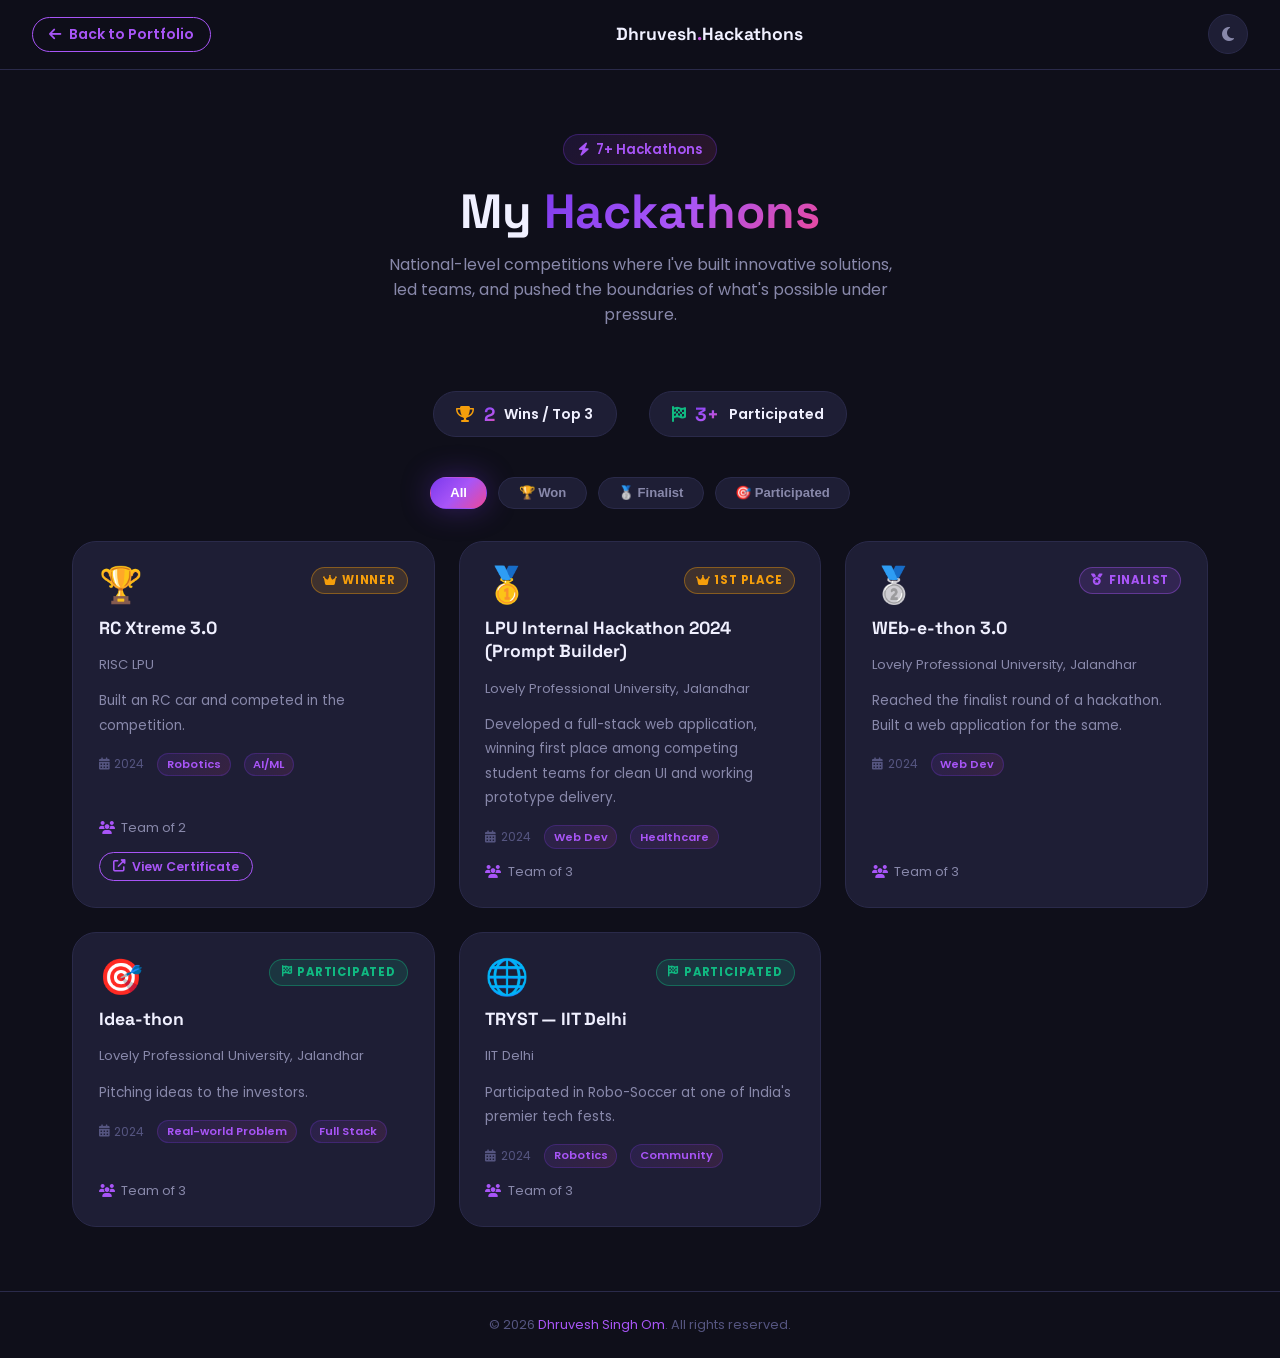
<file: hackathons.html>
<!DOCTYPE html>
<html lang="en">

<head>
    <meta charset="UTF-8">
    <meta name="viewport" content="width=device-width, initial-scale=1.0">
    <title>Hackathons — Dhruvesh Singh Om</title>
    <meta name="description"
        content="Hackathons participated and won by Dhruvesh Singh Om — national-level events, innovative solutions built under pressure.">
    <link rel="icon"
        href="data:image/svg+xml,<svg xmlns=%22http://www.w3.org/2000/svg%22 viewBox=%220 0 100 100%22><text y=%22.9em%22 font-size=%2290%22>⚡</text></svg>">
    <link rel="preconnect" href="https://fonts.googleapis.com">
    <link rel="preconnect" href="https://fonts.gstatic.com" crossorigin>
    <link
        href="https://fonts.googleapis.com/css2?family=Poppins:wght@300;400;500;600;700;800&family=Space+Grotesk:wght@400;500;600;700&display=swap"
        rel="stylesheet">
    <link rel="stylesheet" href="https://cdnjs.cloudflare.com/ajax/libs/font-awesome/6.5.0/css/all.min.css"
        crossorigin="anonymous" referrerpolicy="no-referrer" />
    <style>
        *,
        *::before,
        *::after {
            margin: 0;
            padding: 0;
            box-sizing: border-box;
        }

        :root {
            --color-primary: #0f0f1a;
            --color-card: #1e1e35;
            --color-accent: #a855f7;
            --color-gradient: linear-gradient(135deg, #7c3aed 0%, #a855f7 50%, #ec4899 100%);
            --color-gradient-soft: linear-gradient(135deg, rgba(124, 58, 237, 0.12) 0%, rgba(236, 72, 153, 0.12) 100%);
            --color-white: #f0f0ff;
            --color-grey-2: #8888aa;
            --color-grey-3: #555580;
            --color-grey-4: #2a2a4a;
            --color-success: #10b981;
            --color-warning: #f59e0b;
            --color-error: #ef4444;
            --shadow-glow: 0 0 30px rgba(124, 58, 237, .35);
            --shadow-md: 0 4px 20px rgba(0, 0, 0, .3);
            --br-md: 14px;
            --br-lg: 24px;
            --br-full: 9999px;
            --transition-fast: 0.2s ease;
            --transition-std: 0.4s ease;
        }

        .light-mode {
            --color-primary: #f8f8ff;
            --color-card: #f0f0fa;
            --color-white: #1a1a2e;
            --color-grey-2: #555580;
            --color-grey-4: #e2e2f0;
        }

        body {
            background: var(--color-primary);
            font-family: 'Poppins', sans-serif;
            color: var(--color-white);
            min-height: 100vh;
            transition: background var(--transition-std), color var(--transition-std);
        }

        a {
            text-decoration: none;
            color: inherit;
        }

        /* TOPBAR */
        .topbar {
            position: sticky;
            top: 0;
            z-index: 100;
            background: rgba(15, 15, 26, 0.85);
            backdrop-filter: blur(16px);
            -webkit-backdrop-filter: blur(16px);
            border-bottom: 1px solid var(--color-grey-4);
            padding: 0.9rem 2rem;
            display: flex;
            align-items: center;
            justify-content: space-between;
        }

        .light-mode .topbar {
            background: rgba(248, 248, 255, 0.85);
        }

        .back-btn {
            display: inline-flex;
            align-items: center;
            gap: 0.5rem;
            font-size: 0.88rem;
            font-weight: 600;
            color: var(--color-accent);
            border: 1px solid var(--color-accent);
            padding: 0.4rem 1rem;
            border-radius: var(--br-full);
            transition: all var(--transition-fast);
            cursor: pointer;
            background: none;
            font-family: inherit;
        }

        .back-btn:hover {
            background: var(--color-gradient);
            color: #fff;
            border-color: transparent;
            box-shadow: var(--shadow-glow);
        }

        .topbar-title {
            font-family: 'Space Grotesk', sans-serif;
            font-size: 1.1rem;
            font-weight: 700;
        }

        .topbar-title span {
            background: var(--color-gradient);
            -webkit-background-clip: text;
            -webkit-text-fill-color: transparent;
            background-clip: text;
        }

        .theme-toggle {
            width: 40px;
            height: 40px;
            border-radius: 50%;
            background: var(--color-card);
            border: 1px solid var(--color-grey-4);
            cursor: pointer;
            display: flex;
            align-items: center;
            justify-content: center;
            color: var(--color-grey-2);
            font-size: 1rem;
            transition: all var(--transition-fast);
        }

        .theme-toggle:hover {
            background: var(--color-gradient);
            color: #fff;
            border-color: transparent;
            box-shadow: var(--shadow-glow);
        }

        /* PAGE HERO */
        .page-hero {
            text-align: center;
            padding: 4rem 2rem 2.5rem;
        }

        .hero-badge {
            display: inline-flex;
            align-items: center;
            gap: 0.4rem;
            background: var(--color-gradient-soft);
            border: 1px solid rgba(124, 58, 237, .3);
            color: var(--color-accent);
            font-size: 0.82rem;
            font-weight: 600;
            padding: 0.3rem 0.9rem;
            border-radius: var(--br-full);
            margin-bottom: 1rem;
        }

        .page-hero h1 {
            font-family: 'Space Grotesk', sans-serif;
            font-size: 3rem;
            font-weight: 800;
            margin-bottom: 0.6rem;
        }

        .page-hero h1 span {
            background: var(--color-gradient);
            -webkit-background-clip: text;
            -webkit-text-fill-color: transparent;
            background-clip: text;
        }

        .page-hero p {
            color: var(--color-grey-2);
            font-size: 1rem;
            max-width: 520px;
            margin: 0 auto;
        }

        /* STATS ROW */
        .stats-row {
            display: flex;
            justify-content: center;
            gap: 2rem;
            flex-wrap: wrap;
            padding: 1.5rem 2rem 2.5rem;
        }

        .stat-pill {
            display: flex;
            align-items: center;
            gap: 0.6rem;
            background: var(--color-card);
            border: 1px solid var(--color-grey-4);
            padding: 0.6rem 1.4rem;
            border-radius: var(--br-full);
            font-size: 0.88rem;
            font-weight: 600;
        }

        .stat-pill i {
            font-size: 1rem;
        }

        .stat-pill .pill-num {
            background: var(--color-gradient);
            -webkit-background-clip: text;
            -webkit-text-fill-color: transparent;
            background-clip: text;
            font-size: 1.2rem;
            font-weight: 800;
            font-family: 'Space Grotesk', sans-serif;
        }

        /* FILTERS */
        .filters {
            display: flex;
            justify-content: center;
            gap: 0.7rem;
            flex-wrap: wrap;
            padding: 0 1.5rem 2rem;
        }

        .filter-pill {
            padding: 0.45rem 1.2rem;
            border-radius: var(--br-full);
            background: var(--color-card);
            color: var(--color-grey-2);
            font-size: 0.82rem;
            font-weight: 600;
            border: 1px solid var(--color-grey-4);
            cursor: pointer;
            transition: all var(--transition-fast);
        }

        .filter-pill:hover,
        .filter-pill.active {
            background: var(--color-gradient);
            color: #fff;
            border-color: transparent;
            box-shadow: var(--shadow-glow);
        }

        /* GRID */
        .hackathons-grid {
            display: grid;
            grid-template-columns: repeat(auto-fill, minmax(340px, 1fr));
            gap: 1.5rem;
            max-width: 1200px;
            margin: 0 auto;
            padding: 0 2rem 4rem;
        }

        /* CARD */
        .hack-card {
            background: var(--color-card);
            border: 1px solid var(--color-grey-4);
            border-radius: var(--br-lg);
            padding: 1.6rem;
            display: flex;
            flex-direction: column;
            gap: 0.9rem;
            transition: all var(--transition-std);
            position: relative;
            overflow: hidden;
            animation: cardIn 0.5s ease both;
        }

        .hack-card::before {
            content: '';
            position: absolute;
            top: 0;
            left: 0;
            right: 0;
            height: 3px;
            background: var(--color-gradient);
            transform: scaleX(0);
            transition: transform var(--transition-std);
        }

        .hack-card:hover::before {
            transform: scaleX(1);
        }

        .hack-card:hover {
            border-color: var(--color-accent);
            transform: translateY(-6px);
            box-shadow: var(--shadow-glow);
        }

        .hack-card.hidden {
            display: none;
        }

        @keyframes cardIn {
            from {
                opacity: 0;
                transform: translateY(24px)
            }

            to {
                opacity: 1;
                transform: translateY(0)
            }
        }

        .hack-header {
            display: flex;
            align-items: flex-start;
            justify-content: space-between;
            gap: 0.8rem;
        }

        .hack-emoji {
            font-size: 2.2rem;
            line-height: 1;
        }

        /* Result badges */
        .result-badge {
            display: inline-flex;
            align-items: center;
            gap: 0.3rem;
            font-size: 0.72rem;
            font-weight: 700;
            text-transform: uppercase;
            letter-spacing: 0.8px;
            padding: 0.25rem 0.7rem;
            border-radius: var(--br-full);
        }

        .badge-winner {
            background: rgba(245, 158, 11, .15);
            border: 1px solid rgba(245, 158, 11, .4);
            color: var(--color-warning);
        }

        .badge-finalist {
            background: rgba(168, 85, 247, .15);
            border: 1px solid rgba(168, 85, 247, .4);
            color: var(--color-accent);
        }

        .badge-participant {
            background: rgba(16, 185, 129, .15);
            border: 1px solid rgba(16, 185, 129, .4);
            color: var(--color-success);
        }

        .hack-name {
            font-family: 'Space Grotesk', sans-serif;
            font-size: 1.1rem;
            font-weight: 700;
            line-height: 1.35;
        }

        .hack-org {
            font-size: 0.82rem;
            color: var(--color-grey-2);
        }

        .hack-desc {
            font-size: 0.85rem;
            line-height: 1.8;
            color: var(--color-grey-2);
        }

        .hack-meta {
            display: flex;
            align-items: center;
            gap: 0.8rem;
            flex-wrap: wrap;
        }

        .hack-date {
            display: inline-flex;
            align-items: center;
            gap: 0.3rem;
            font-size: 0.76rem;
            color: var(--color-grey-3);
        }

        .hack-tag {
            font-size: 0.7rem;
            font-weight: 600;
            padding: 0.15rem 0.55rem;
            border-radius: var(--br-full);
            background: var(--color-gradient-soft);
            border: 1px solid rgba(124, 58, 237, .25);
            color: var(--color-accent);
        }

        .hack-team {
            display: flex;
            align-items: center;
            gap: 0.4rem;
            font-size: 0.8rem;
            color: var(--color-grey-2);
            margin-top: auto;
        }

        .hack-team i {
            color: var(--color-accent);
        }

        .hack-link {
            display: inline-flex;
            align-items: center;
            gap: 0.4rem;
            font-size: 0.78rem;
            font-weight: 600;
            color: var(--color-accent);
            border: 1px solid var(--color-accent);
            padding: 0.3rem 0.85rem;
            border-radius: var(--br-full);
            transition: all var(--transition-fast);
            align-self: flex-start;
        }

        .hack-link:hover {
            background: var(--color-gradient);
            color: #fff;
            border-color: transparent;
            box-shadow: var(--shadow-glow);
        }

        /* FOOTER */
        .page-footer {
            text-align: center;
            padding: 1.5rem;
            border-top: 1px solid var(--color-grey-4);
            color: var(--color-grey-3);
            font-size: 0.8rem;
        }

        .page-footer a {
            color: var(--color-accent);
        }

        @media (max-width: 600px) {
            .page-hero h1 {
                font-size: 2rem;
            }

            .hackathons-grid {
                grid-template-columns: 1fr;
                padding: 0 1rem 3rem;
            }

            .topbar {
                padding: 0.7rem 1rem;
            }

            .stats-row {
                gap: 1rem;
            }
        }
    </style>
</head>

<body id="hack-body">

    <!-- TOPBAR -->
    <header class="topbar">
        <a href="index.html" class="back-btn" id="back-to-portfolio">
            <i class="fas fa-arrow-left"></i> Back to Portfolio
        </a>
        <span class="topbar-title">Dhruvesh<span>.</span>Hackathons</span>
        <button class="theme-toggle" id="hack-theme-btn" aria-label="Toggle theme">
            <i class="fas fa-moon"></i>
        </button>
    </header>

    <!-- PAGE HERO -->
    <section class="page-hero">
        <div class="hero-badge"><i class="fas fa-bolt"></i> 7+ Hackathons</div>
        <h1>My <span>Hackathons</span></h1>
        <p>National-level competitions where I've built innovative solutions, led teams, and pushed the boundaries of
            what's possible under pressure.</p>
    </section>

    <!-- STATS ROW -->
    <div class="stats-row">
        <div class="stat-pill">
            <i class="fas fa-trophy" style="color:#f59e0b"></i>
            <span class="pill-num">2</span> <span>Wins / Top 3</span>
        </div>
        <div class="stat-pill">
            <i class="fas fa-flag-checkered" style="color:#10b981"></i>
            <span class="pill-num">3+</span> <span>Participated</span>
        </div>
    </div>

    <!-- FILTERS -->
    <div class="filters" id="hack-filters">
        <button class="filter-pill active" data-filter="all" id="hf-all">All</button>
        <button class="filter-pill" data-filter="winner" id="hf-winner">🏆 Won</button>
        <button class="filter-pill" data-filter="finalist" id="hf-finalist">🥈 Finalist</button>
        <button class="filter-pill" data-filter="participant" id="hf-participant">🎯 Participated</button>
    </div>

    <!-- HACKATHONS GRID -->
    <main class="hackathons-grid" id="hackathons-grid">

        <!-- Hackathon 1 — Winner -->
        <article class="hack-card" data-category="winner" style="animation-delay:.05s">
            <div class="hack-header">
                <span class="hack-emoji">🏆</span>
                <span class="result-badge badge-winner"><i class="fas fa-crown"></i> Winner</span>
            </div>
            <h2 class="hack-name">RC Xtreme 3.0</h2>
            <p class="hack-org">RISC LPU</p>
            <p class="hack-desc">
                Built an RC car and competed in the competition.
            </p>
            <div class="hack-meta">
                <span class="hack-date"><i class="fas fa-calendar-alt"></i> 2024</span>
                <span class="hack-tag">Robotics</span>
                <span class="hack-tag">AI/ML</span>
            </div>
            <div class="hack-team"><i class="fas fa-users"></i> Team of 2</div>
            <a href="./img/Adobe Scan 12-Apr-2024_2.jpg" class="hack-link" id="hl-1">
                <i class="fas fa-external-link-alt"></i> View Certificate
            </a>
        </article>

        <!-- Hackathon 2 — Winner -->
        <article class="hack-card" data-category="winner" style="animation-delay:.1s">
            <div class="hack-header">
                <span class="hack-emoji">🥇</span>
                <span class="result-badge badge-winner"><i class="fas fa-crown"></i> 1st Place</span>
            </div>
            <h2 class="hack-name">LPU Internal Hackathon 2024 (Prompt Builder)</h2>
            <p class="hack-org">Lovely Professional University, Jalandhar</p>
            <p class="hack-desc">
                Developed a full-stack web application, winning first place among competing student
                teams for clean UI and working prototype delivery.
            </p>
            <div class="hack-meta">
                <span class="hack-date"><i class="fas fa-calendar-alt"></i> 2024</span>
                <span class="hack-tag">Web Dev</span>
                <span class="hack-tag">Healthcare</span>
            </div>
            <div class="hack-team"><i class="fas fa-users"></i> Team of 3</div>
        </article>

        <!-- Hackathon 3 — Finalist -->
        <article class="hack-card" data-category="finalist" style="animation-delay:.15s">
            <div class="hack-header">
                <span class="hack-emoji">🥈</span>
                <span class="result-badge badge-finalist"><i class="fas fa-medal"></i> Finalist</span>
            </div>
            <h2 class="hack-name">WEb-e-thon 3.0</h2>
            <p class="hack-org">Lovely Professional University, Jalandhar</p>
            <p class="hack-desc">
                Reached the finalist round of a hackathon. Built a web application for the same.
            </p>
            <div class="hack-meta">
                <span class="hack-date"><i class="fas fa-calendar-alt"></i> 2024</span>
                <span class="hack-tag">Web Dev</span>
            </div>
            <div class="hack-team"><i class="fas fa-users"></i> Team of 3</div>
        </article>

        <!-- Hackathon 4 — Participant -->
        <article class="hack-card" data-category="participant" style="animation-delay:.25s">
            <div class="hack-header">
                <span class="hack-emoji">🎯</span>
                <span class="result-badge badge-participant"><i class="fas fa-flag-checkered"></i> Participated</span>
            </div>
            <h2 class="hack-name">Idea-thon</h2>
            <p class="hack-org">Lovely Professional University, Jalandhar</p>
            <p class="hack-desc">
                Pitching ideas to the investors.
            </p>
            <div class="hack-meta">
                <span class="hack-date"><i class="fas fa-calendar-alt"></i> 2024</span>
                <span class="hack-tag">Real-world Problem</span>
                <span class="hack-tag">Full Stack</span>
            </div>
            <div class="hack-team"><i class="fas fa-users"></i> Team of 3</div>
        </article>

        <!-- Hackathon 5 — Participant -->
        <article class="hack-card" data-category="participant" style="animation-delay:.3s">
            <div class="hack-header">
                <span class="hack-emoji">🌐</span>
                <span class="result-badge badge-participant"><i class="fas fa-flag-checkered"></i> Participated</span>
            </div>
            <h2 class="hack-name">TRYST — IIT Delhi</h2>
            <p class="hack-org">IIT Delhi</p>
            <p class="hack-desc">
                Participated in Robo-Soccer at one of India's premier tech fests.
            </p>
            <div class="hack-meta">
                <span class="hack-date"><i class="fas fa-calendar-alt"></i> 2024</span>
                <span class="hack-tag">Robotics</span>
                <span class="hack-tag">Community</span>
            </div>
            <div class="hack-team"><i class="fas fa-users"></i> Team of 3</div>
        </article>

    </main>

    <!-- FOOTER -->
    <footer class="page-footer">
        <p>© 2026 <a href="index.html">Dhruvesh Singh Om</a>. All rights reserved.</p>
    </footer>

    <script>
        // Theme sync
        const hackBody = document.getElementById('hack-body');
        const hackThemeBtn = document.getElementById('hack-theme-btn');
        if (localStorage.getItem('theme') === 'light') {
            hackBody.classList.add('light-mode');
            hackThemeBtn.querySelector('i').className = 'fas fa-sun';
        }
        hackThemeBtn.addEventListener('click', () => {
            hackBody.classList.toggle('light-mode');
            const isLight = hackBody.classList.contains('light-mode');
            hackThemeBtn.querySelector('i').className = isLight ? 'fas fa-sun' : 'fas fa-moon';
            localStorage.setItem('theme', isLight ? 'light' : 'dark');
        });

        // Filter
        const filterPills = document.querySelectorAll('.filter-pill');
        const hackCards = document.querySelectorAll('.hack-card');
        filterPills.forEach(pill => {
            pill.addEventListener('click', function () {
                filterPills.forEach(p => p.classList.remove('active'));
                this.classList.add('active');
                const filter = this.dataset.filter;
                hackCards.forEach((card, i) => {
                    const match = filter === 'all' || card.dataset.category === filter;
                    card.classList.toggle('hidden', !match);
                    if (match) card.style.animationDelay = (i * 0.06) + 's';
                });
            });
        });
    </script>
</body>

</html>
</file>
<file: styles/styles.css>
/* ===========================
   ROOT & RESET
=========================== */
*,
*::before,
*::after {
  margin: 0;
  padding: 0;
  box-sizing: border-box;
  list-style: none;
}

:root {
  --color-primary: #0f0f1a;
  --color-surface: #161628;
  --color-card: #1e1e35;
  --color-secondary: #7c3aed;
  --color-accent: #a855f7;
  --color-accent-2: #ec4899;
  --color-gradient: linear-gradient(135deg, #7c3aed 0%, #a855f7 50%, #ec4899 100%);
  --color-gradient-soft: linear-gradient(135deg, rgba(124, 58, 237, 0.15) 0%, rgba(236, 72, 153, 0.15) 100%);
  --color-white: #f0f0ff;
  --color-grey-1: #c0c0d8;
  --color-grey-2: #8888aa;
  --color-grey-3: #555580;
  --color-grey-4: #2a2a4a;
  --color-grey-5: #1e1e35;
  --color-success: #10b981;
  --color-error: #ef4444;
  --color-warning: #f59e0b;
  --font-primary: 'Poppins', sans-serif;
  --font-display: 'Space Grotesk', sans-serif;
  --section-padding: 3rem 18rem;
  --br-sm: 8px;
  --br-md: 14px;
  --br-lg: 24px;
  --br-full: 9999px;
  --shadow-sm: 0 2px 8px rgba(0, 0, 0, .2);
  --shadow-md: 0 4px 20px rgba(0, 0, 0, .3);
  --shadow-lg: 0 8px 40px rgba(0, 0, 0, .4);
  --shadow-glow: 0 0 30px rgba(124, 58, 237, .35);
  --transition-fast: 0.2s ease;
  --transition-std: 0.4s ease;
}

.light-mode {
  --color-primary: #f8f8ff;
  --color-surface: #ffffff;
  --color-card: #f0f0fa;
  --color-white: #1a1a2e;
  --color-grey-1: #333355;
  --color-grey-2: #555580;
  --color-grey-3: #8888aa;
  --color-grey-4: #e2e2f0;
  --color-grey-5: #ededf8;
  --shadow-md: 0 4px 20px rgba(124, 58, 237, .12);
}

/* ===========================
   BASE
=========================== */
html {
  scroll-behavior: smooth;
}

body {
  background-color: var(--color-primary);
  font-family: var(--font-primary);
  font-size: 1rem;
  color: var(--color-white);
  transition: background-color var(--transition-std), color var(--transition-std);
  overflow-x: hidden;
}

a {
  display: inline-block;
  text-decoration: none;
  color: inherit;
  font-family: inherit;
}

button {
  background: none;
  border: none;
  cursor: pointer;
  font-family: inherit;
  color: inherit;
}

img {
  max-width: 100%;
  display: block;
}

section,
header {
  min-height: 100vh;
  width: 100%;
  position: absolute;
  left: 0;
  top: 0;
  padding: var(--section-padding);
  padding-bottom: 5rem;
}

.container {
  display: none;
  background-color: var(--color-primary);
  transition: background-color var(--transition-std);
}

.active {
  display: block;
  animation: sectionAppear 0.6s cubic-bezier(0.16, 1, 0.3, 1);
}

@keyframes sectionAppear {
  from {
    opacity: 0;
    transform: translateY(30px);
  }

  to {
    opacity: 1;
    transform: translateY(0);
  }
}

/* ===========================
   PRELOADER
=========================== */
.preloader {
  position: fixed;
  inset: 0;
  background: var(--color-primary);
  z-index: 9999;
  display: flex;
  align-items: center;
  justify-content: center;
  transition: opacity .5s ease, visibility .5s ease;
}

.preloader.hidden {
  opacity: 0;
  visibility: hidden;
  pointer-events: none;
}

.preloader-inner {
  display: flex;
  flex-direction: column;
  align-items: center;
  gap: 1.2rem;
}

.preloader-circle {
  width: 56px;
  height: 56px;
  border: 4px solid var(--color-grey-4);
  border-top-color: var(--color-accent);
  border-radius: 50%;
  animation: spin .9s linear infinite;
}

@keyframes spin {
  to {
    transform: rotate(360deg);
  }
}

.preloader-text {
  font-size: 1rem;
  color: var(--color-grey-2);
  letter-spacing: 2px;
  text-transform: uppercase;
}

.dots {
  animation: dotPulse 1.2s infinite;
}

@keyframes dotPulse {

  0%,
  100% {
    opacity: 1
  }

  50% {
    opacity: .2
  }
}

/* ===========================
   PARTICLES
=========================== */
.particles {
  position: fixed;
  inset: 0;
  pointer-events: none;
  z-index: 0;
  overflow: hidden;
}

.particle {
  position: absolute;
  border-radius: 50%;
  opacity: .18;
  animation: floatParticle linear infinite;
  background: var(--color-gradient);
}

@keyframes floatParticle {
  0% {
    transform: translateY(100vh) scale(0);
    opacity: 0;
  }

  10% {
    opacity: .18;
  }

  90% {
    opacity: .18;
  }

  100% {
    transform: translateY(-10vh) scale(1);
    opacity: 0;
  }
}

/* ===========================
   SIDE NAVIGATION
=========================== */
.controls {
  position: fixed;
  z-index: 100;
  top: 50%;
  right: 2.4rem;
  display: flex;
  flex-direction: column;
  align-items: center;
  gap: .65rem;
  transform: translateY(-50%);
}

.controls .control {
  background-color: var(--color-card);
  width: 50px;
  height: 50px;
  border-radius: 50%;
  display: flex;
  justify-content: center;
  align-items: center;
  box-shadow: var(--shadow-md);
  transition: background var(--transition-fast), transform var(--transition-fast), box-shadow var(--transition-fast);
  position: relative;
  cursor: pointer;
}

.controls .control i {
  font-size: 1.1rem;
  color: var(--color-grey-2);
  pointer-events: none;
  transition: color var(--transition-fast);
}

.controls .control:hover {
  background: var(--color-gradient);
  transform: translateX(-4px) scale(1.08);
  box-shadow: var(--shadow-glow);
}

.controls .control:hover i {
  color: #fff;
}

.controls .active-btn {
  background: var(--color-gradient) !important;
  box-shadow: var(--shadow-glow) !important;
}

.controls .active-btn i {
  color: #fff !important;
}

.nav-tooltip {
  position: absolute;
  right: calc(100% + 14px);
  background: var(--color-card);
  color: var(--color-white);
  padding: .35rem .85rem;
  border-radius: var(--br-full);
  font-size: .78rem;
  font-weight: 500;
  white-space: nowrap;
  pointer-events: none;
  opacity: 0;
  transform: translateX(8px);
  transition: opacity var(--transition-fast), transform var(--transition-fast);
  box-shadow: var(--shadow-md);
}

.controls .control:hover .nav-tooltip {
  opacity: 1;
  transform: translateX(0);
}

/* ===========================
   THEME BUTTON
=========================== */
.theme-btn {
  top: 1.8rem;
  right: 2.4rem;
  width: 52px;
  height: 52px;
  border-radius: 50%;
  background: var(--color-card);
  position: fixed;
  display: flex;
  justify-content: center;
  align-items: center;
  box-shadow: var(--shadow-md);
  transition: all var(--transition-fast);
  z-index: 100;
  border: none;
  cursor: pointer;
}

.theme-btn:hover {
  background: var(--color-gradient);
  box-shadow: var(--shadow-glow);
  transform: scale(1.08) rotate(20deg);
}

.theme-btn i {
  font-size: 1.25rem;
  color: var(--color-grey-2);
  pointer-events: none;
  transition: color var(--transition-fast);
}

.theme-btn:hover i {
  color: #fff;
}

/* ===========================
   SCROLL TO TOP
=========================== */
.scroll-top {
  position: fixed;
  bottom: 2.5rem;
  right: 2.4rem;
  width: 46px;
  height: 46px;
  border-radius: 50%;
  background: var(--color-gradient);
  display: flex;
  align-items: center;
  justify-content: center;
  z-index: 100;
  box-shadow: var(--shadow-glow);
  opacity: 0;
  visibility: hidden;
  transform: translateY(10px);
  transition: all var(--transition-std);
  cursor: pointer;
  border: none;
}

.scroll-top.visible {
  opacity: 1;
  visibility: visible;
  transform: translateY(0);
}

.scroll-top:hover {
  transform: translateY(-3px);
}

.scroll-top i {
  color: #fff;
  font-size: 1rem;
  pointer-events: none;
}

/* ===========================
   REVEAL ANIMATION
=========================== */
.reveal {
  opacity: 0;
  transform: translateY(40px);
  transition: opacity .7s ease, transform .7s ease;
}

.reveal.revealed {
  opacity: 1;
  transform: translateY(0);
}

/* ===========================
   HERO / HOME
=========================== */
header {
  color: var(--color-white);
  overflow: hidden;
  padding: 0 !important;
  display: flex;
  flex-direction: column;
  justify-content: center;
}

.header-content {
  display: grid;
  grid-template-columns: 1fr 1.2fr;
  min-height: 100vh;
  align-items: center;
}

.left-header {
  display: flex;
  align-items: center;
  position: relative;
  height: 100%;
}

.h-shape {
  position: absolute;
  left: 0;
  top: 0;
  width: 65%;
  height: 100%;
  background: var(--color-gradient);
  clip-path: polygon(0 0, 48% 0, 80% 100%, 0 100%);
  z-index: 0;
  opacity: .9;
}

.left-header .image {
  position: relative;
  border-radius: var(--br-md);
  height: 82%;
  width: 70%;
  margin-left: 4.5rem;
  background-color: var(--color-grey-4);
  z-index: 1;
  box-shadow: var(--shadow-lg);
  overflow: hidden;
}

.left-header .image::before {
  content: '';
  position: absolute;
  inset: 0;
  background: linear-gradient(180deg, transparent 60%, rgba(11, 11, 30, .7) 100%);
  z-index: 1;
}

.left-header .image img {
  width: 100%;
  height: 100%;
  object-fit: cover;
  transition: transform .6s ease, filter var(--transition-std);
  filter: grayscale(15%);
}

.left-header .image img:hover {
  transform: scale(1.04);
  filter: grayscale(0);
}

.right-header {
  display: flex;
  flex-direction: column;
  justify-content: center;
  padding: 4rem 5rem 4rem 3rem;
}

.greeting {
  font-size: 1.1rem;
  color: var(--color-grey-2);
  margin-bottom: .4rem;
  display: flex;
  align-items: center;
  gap: .5rem;
}

.wave {
  display: inline-block;
  animation: wave 2.2s ease-in-out infinite;
  transform-origin: 70% 70%;
}

@keyframes wave {
  0% {
    transform: rotate(0)
  }

  10% {
    transform: rotate(18deg)
  }

  20% {
    transform: rotate(-10deg)
  }

  30% {
    transform: rotate(18deg)
  }

  40% {
    transform: rotate(-6deg)
  }

  50% {
    transform: rotate(10deg)
  }

  60%,
  100% {
    transform: rotate(0)
  }
}

.name {
  font-family: var(--font-display);
  font-size: 3.2rem;
  font-weight: 700;
  line-height: 1.1;
  margin-bottom: .8rem;
}

.name-highlight {
  background: var(--color-gradient);
  -webkit-background-clip: text;
  -webkit-text-fill-color: transparent;
  background-clip: text;
}

.typing-wrapper {
  display: flex;
  align-items: center;
  gap: .4rem;
  font-size: 1.35rem;
  font-weight: 500;
  margin-bottom: 1.2rem;
  color: var(--color-grey-1);
}

.typed-text {
  background: var(--color-gradient);
  -webkit-background-clip: text;
  -webkit-text-fill-color: transparent;
  background-clip: text;
  font-weight: 600;
}

.cursor {
  color: var(--color-accent);
  font-weight: 300;
  animation: cursorBlink .8s step-end infinite;
}

@keyframes cursorBlink {

  0%,
  100% {
    opacity: 1
  }

  50% {
    opacity: 0
  }
}

.hero-bio {
  line-height: 1.9;
  color: var(--color-grey-2);
  margin-bottom: 2rem;
  max-width: 480px;
}

.hero-actions {
  display: flex;
  gap: 1rem;
  flex-wrap: wrap;
  margin-bottom: 2rem;
}

.hero-socials {
  display: flex;
  gap: .75rem;
}

.social-icon {
  width: 42px;
  height: 42px;
  border-radius: 50%;
  background: var(--color-card);
  display: flex;
  align-items: center;
  justify-content: center;
  font-size: 1rem;
  color: var(--color-grey-2);
  transition: all var(--transition-fast);
  box-shadow: var(--shadow-sm);
  border: 1px solid var(--color-grey-4);
}

.social-icon:hover {
  background: var(--color-gradient);
  color: #fff;
  border-color: transparent;
  transform: translateY(-3px);
  box-shadow: var(--shadow-glow);
}

/* Scroll Indicator */
.scroll-indicator {
  position: absolute;
  bottom: 2.5rem;
  left: 50%;
  transform: translateX(-50%);
  display: flex;
  flex-direction: column;
  align-items: center;
  gap: .5rem;
  color: var(--color-grey-3);
  font-size: .75rem;
  letter-spacing: 1px;
  text-transform: uppercase;
  animation: fadeInUp 1.5s 1.5s both;
}

@keyframes fadeInUp {
  from {
    opacity: 0;
    transform: translate(-50%, 15px)
  }

  to {
    opacity: 1;
    transform: translate(-50%, 0)
  }
}

.scroll-mouse {
  width: 26px;
  height: 40px;
  border: 2px solid var(--color-grey-3);
  border-radius: 15px;
  display: flex;
  justify-content: center;
  padding-top: 5px;
}

.scroll-wheel {
  width: 4px;
  height: 8px;
  background: var(--color-accent);
  border-radius: 2px;
  animation: scrollWheel 1.8s ease-in-out infinite;
}

@keyframes scrollWheel {
  0% {
    transform: translateY(0);
    opacity: 1
  }

  100% {
    transform: translateY(12px);
    opacity: 0
  }
}

/* ===========================
   BUTTONS
=========================== */
.main-btn {
  border-radius: var(--br-full);
  font-weight: 600;
  font-size: .9rem;
  display: inline-flex;
  align-items: center;
  overflow: hidden;
  transition: all var(--transition-std);
  position: relative;
  border: none;
  cursor: pointer;
}

.primary-btn {
  background: var(--color-gradient);
  color: #fff;
  box-shadow: var(--shadow-glow);
}

.primary-btn:hover {
  transform: translateY(-3px);
  box-shadow: 0 10px 40px rgba(124, 58, 237, .5);
}

.outline-btn {
  background: transparent;
  color: var(--color-accent);
  border: 2px solid var(--color-accent);
}

.outline-btn:hover {
  background: var(--color-gradient);
  color: #fff;
  border-color: transparent;
  transform: translateY(-3px);
  box-shadow: var(--shadow-glow);
}

.main-btn .btn-text {
  padding: .7rem 1.5rem;
}

.main-btn .btn-icon {
  padding: .7rem .9rem;
  display: flex;
  align-items: center;
  justify-content: center;
}

.primary-btn .btn-icon {
  background: rgba(255, 255, 255, .15);
}

/* ===========================
   SECTION TITLES
=========================== */
.main-title {
  text-align: center;
  margin-bottom: 1rem;
}

.main-title h2 {
  position: relative;
  display: inline-block;
  text-transform: uppercase;
  font-family: var(--font-display);
  font-size: 3.2rem;
  font-weight: 700;
}

.main-title h2 span:not(.bg-text) {
  background: var(--color-gradient);
  -webkit-background-clip: text;
  -webkit-text-fill-color: transparent;
  background-clip: text;
}

.main-title h2 .bg-text {
  position: absolute;
  top: 50%;
  left: 50%;
  z-index: -1;
  color: var(--color-grey-5);
  transform: translate(-50%, -50%);
  font-weight: 900;
  font-size: 5.5rem;
  white-space: nowrap;
  letter-spacing: 4px;
  transition: color var(--transition-std);
}

.light-mode .main-title h2 .bg-text {
  color: var(--color-grey-4);
}

/* ===========================
   ABOUT SECTION
=========================== */
.about-container {
  display: grid;
  grid-template-columns: repeat(2, 1fr);
  gap: 4rem;
  padding-top: 3.5rem;
  padding-bottom: 3rem;
}

.left-about h4 {
  font-size: 1.8rem;
  text-transform: uppercase;
  font-family: var(--font-display);
  margin-bottom: 1rem;
}

.left-about p {
  line-height: 2rem;
  color: var(--color-grey-2);
  margin-bottom: .8rem;
}

.left-about .btn-con {
  margin-top: 1.5rem;
}

.right-about {
  display: grid;
  grid-template-columns: repeat(2, 1fr);
  gap: 1.5rem;
}

.about-item {
  background: var(--color-card);
  border: 1px solid var(--color-grey-4);
  border-radius: var(--br-lg);
  padding: 1.8rem;
  transition: all var(--transition-std);
  box-shadow: var(--shadow-sm);
  position: relative;
  overflow: hidden;
}

.about-item::before {
  content: '';
  position: absolute;
  top: 0;
  left: 0;
  right: 0;
  height: 3px;
  background: var(--color-gradient);
  transform: scaleX(0);
  transition: transform var(--transition-std);
}

.about-item:hover::before {
  transform: scaleX(1);
}

.about-item:hover {
  transform: translateY(-6px);
  border-color: transparent;
  box-shadow: var(--shadow-glow);
}

.large-text {
  font-size: 3rem;
  font-weight: 800;
  font-family: var(--font-display);
  background: var(--color-gradient);
  -webkit-background-clip: text;
  -webkit-text-fill-color: transparent;
  background-clip: text;
}

.small-text {
  padding-left: 3rem;
  position: relative;
  text-transform: uppercase;
  font-size: .8rem;
  color: var(--color-grey-2);
  letter-spacing: 2px;
  line-height: 1.5;
}

.small-text::before {
  content: '';
  position: absolute;
  left: 0;
  top: 50%;
  width: 2rem;
  height: 2px;
  background: var(--color-gradient);
  transform: translateY(-50%);
}

/* ===========================
   TIMELINE
=========================== */
.stat-title {
  text-transform: uppercase;
  font-size: 1.2rem;
  font-family: var(--font-display);
  text-align: center;
  padding: 3rem 0 2rem;
  position: relative;
}

.stat-title::before {
  content: '';
  position: absolute;
  left: 50%;
  top: 0;
  width: 60px;
  height: 3px;
  background: var(--color-gradient);
  transform: translateX(-50%);
  border-radius: var(--br-full);
}

.timeline {
  display: grid;
  grid-template-columns: repeat(2, 1fr);
  gap: 2.5rem;
  padding-bottom: 2rem;
}

.timeline-item {
  position: relative;
  padding: 1.5rem 1.5rem 1.5rem 4rem;
  background: var(--color-card);
  border-radius: var(--br-md);
  border: 1px solid var(--color-grey-4);
  transition: all var(--transition-std);
  box-shadow: var(--shadow-sm);
}

.timeline-item:hover {
  transform: translateY(-4px);
  border-color: var(--color-accent);
  box-shadow: var(--shadow-glow);
}

.tl-icon {
  position: absolute;
  left: -22px;
  top: 1.5rem;
  background: var(--color-gradient);
  width: 44px;
  height: 44px;
  border-radius: 50%;
  display: flex;
  align-items: center;
  justify-content: center;
  box-shadow: var(--shadow-glow);
}

.tl-icon i {
  font-size: 1rem;
  color: white;
}

.tl-duration {
  display: inline-block;
  padding: .2rem .7rem;
  background: var(--color-gradient-soft);
  border: 1px solid rgba(124, 58, 237, .3);
  border-radius: var(--br-full);
  font-size: .75rem;
  text-transform: uppercase;
  font-weight: 600;
  color: var(--color-accent);
  margin-bottom: .6rem;
}

.timeline-item h5 {
  font-size: 1rem;
  font-weight: 600;
  margin-bottom: .5rem;
  text-transform: uppercase;
  line-height: 1.4;
}

.timeline-item h5 span {
  color: var(--color-grey-2);
  font-weight: 400;
  text-transform: none;
  font-size: .9rem;
}

.timeline-item p {
  font-size: .88rem;
  line-height: 1.8;
  color: var(--color-grey-2);
}

/* ===========================
   PORTFOLIO SECTION
=========================== */
.port-text {
  text-align: center;
  color: var(--color-grey-2);
  margin-bottom: 2rem;
}

.portfolio-filters {
  display: flex;
  justify-content: center;
  gap: .8rem;
  flex-wrap: wrap;
  margin-bottom: 2.5rem;
}

.filter-btn {
  padding: .5rem 1.5rem;
  border-radius: var(--br-full);
  background: var(--color-card);
  color: var(--color-grey-2);
  font-size: .88rem;
  font-weight: 500;
  border: 1px solid var(--color-grey-4);
  cursor: pointer;
  transition: all var(--transition-fast);
}

.filter-btn:hover,
.filter-btn.active-filter {
  background: var(--color-gradient);
  color: #fff;
  border-color: transparent;
  box-shadow: var(--shadow-glow);
}

.portfolios {
  display: grid;
  grid-template-columns: repeat(3, 1fr);
  gap: 1.8rem;
}

.portfolio-item {
  border-radius: var(--br-lg);
  overflow: hidden;
  transition: all var(--transition-std);
  box-shadow: var(--shadow-md);
}

.portfolio-item.hidden-project {
  display: none;
}

.port-img {
  position: relative;
  border-radius: var(--br-lg);
  overflow: hidden;
}

.port-img img {
  width: 100%;
  height: 260px;
  object-fit: cover;
  display: block;
  transition: transform .6s ease;
}

.port-overlay {
  position: absolute;
  inset: 0;
  background: linear-gradient(180deg, rgba(124, 58, 237, .95) 0%, rgba(236, 72, 153, .92) 100%);
  display: flex;
  align-items: flex-end;
  padding: 1.5rem;
  opacity: 0;
  transform: translateY(12px);
  transition: opacity var(--transition-std), transform var(--transition-std);
}

.portfolio-item:hover .port-overlay {
  opacity: 1;
  transform: translateY(0);
}

.portfolio-item:hover .port-img img {
  transform: scale(1.06);
}

.port-info h3 {
  font-size: 1.2rem;
  font-weight: 700;
  color: #fff;
  margin-bottom: .4rem;
}

.port-info p {
  font-size: .82rem;
  color: rgba(255, 255, 255, .82);
  line-height: 1.6;
  margin-bottom: .8rem;
}

.port-tags {
  display: flex;
  gap: .4rem;
  flex-wrap: wrap;
  margin-bottom: .9rem;
}

.port-tags span {
  padding: .15rem .6rem;
  background: rgba(255, 255, 255, .15);
  border-radius: var(--br-full);
  font-size: .72rem;
  font-weight: 600;
  color: #fff;
}

.port-links {
  display: flex;
  gap: .6rem;
}

.port-link {
  width: 38px;
  height: 38px;
  border-radius: 50%;
  background: rgba(255, 255, 255, .15);
  display: flex;
  align-items: center;
  justify-content: center;
  color: #fff;
  font-size: .95rem;
  transition: background var(--transition-fast), transform var(--transition-fast);
}

.port-link:hover {
  background: rgba(255, 255, 255, .3);
  transform: scale(1.1);
}

.more-btn-wrap {
  display: flex;
  justify-content: center;
  margin-top: 2.5rem;
}

/* ===========================
   SKILLS SECTION
=========================== */
.tech-grid {
  display: grid;
  grid-template-columns: repeat(8, 1fr);
  gap: 1rem;
  margin: 2rem 0 3rem;
}

.tech-card {
  background: var(--color-card);
  border: 1px solid var(--color-grey-4);
  border-radius: var(--br-md);
  padding: 1.2rem .8rem;
  display: flex;
  flex-direction: column;
  align-items: center;
  gap: .6rem;
  transition: all var(--transition-std);
  cursor: default;
}

.tech-card:hover {
  transform: translateY(-6px);
  border-color: var(--color-accent);
  box-shadow: var(--shadow-glow);
}

.tech-icon {
  font-size: 2.2rem;
  display: flex;
  align-items: center;
  justify-content: center;
}

.tech-card span {
  font-size: .72rem;
  font-weight: 600;
  color: var(--color-grey-2);
  text-transform: uppercase;
  letter-spacing: .5px;
  text-align: center;
}

.cpp-icon {
  font-size: 1.3rem;
  font-weight: 800;
  font-family: var(--font-display);
  background: var(--color-gradient);
  -webkit-background-clip: text;
  -webkit-text-fill-color: transparent;
  background-clip: text;
}

.about-stats {
  padding-bottom: 3rem;
}

/* Cert view button inside stat card */
.cert-view-btn {
  display: inline-flex;
  align-items: center;
  gap: 0.4rem;
  margin-top: 0.8rem;
  font-size: 0.75rem;
  font-weight: 600;
  color: var(--color-accent);
  border: 1px solid var(--color-accent);
  padding: 0.28rem 0.75rem;
  border-radius: var(--br-full);
  transition: all var(--transition-fast);
  text-decoration: none;
}

.cert-view-btn:hover {
  background: var(--color-gradient);
  color: #fff;
  border-color: transparent;
  box-shadow: var(--shadow-glow);
  transform: translateY(-2px);
}

/* School marks in timeline */
.school-marks {
  display: flex;
  flex-wrap: wrap;
  gap: 0.5rem;
  margin-top: 0.6rem;
}

.mark-badge {
  display: inline-flex;
  align-items: center;
  gap: 0.3rem;
  background: var(--color-gradient-soft);
  border: 1px solid rgba(124, 58, 237, 0.3);
  color: var(--color-accent);
  font-size: 0.78rem;
  font-weight: 600;
  padding: 0.2rem 0.65rem;
  border-radius: var(--br-full);
}

.mark-badge i {
  font-size: 0.65rem;
  color: var(--color-warning);
}


.progress-bars {
  display: grid;
  grid-template-columns: repeat(2, 1fr);
  gap: 1.5rem;
}

.progress-bar {
  display: flex;
  flex-direction: column;
  gap: .4rem;
}

.prog-title {
  text-transform: uppercase;
  font-weight: 600;
  font-size: .85rem;
  color: var(--color-grey-1);
  letter-spacing: 1px;
}

.progress-con {
  display: flex;
  align-items: center;
  gap: .8rem;
}

.prog-text {
  color: var(--color-grey-2);
  font-size: .82rem;
  font-weight: 600;
  min-width: 38px;
}

.progress {
  flex: 1;
  height: 6px;
  background: var(--color-grey-4);
  border-radius: var(--br-full);
  overflow: hidden;
  position: relative;
}

.progress span {
  position: absolute;
  top: 0;
  left: 0;
  height: 100%;
  border-radius: var(--br-full);
  background: var(--color-gradient);
  width: 0%;
  transition: width 1.2s cubic-bezier(.4, 0, .2, 1);
}

/* ===========================
   TESTIMONIALS
=========================== */
.testimonials {
  position: relative;
  min-height: 240px;
}

.testimonial-item {
  display: none;
  animation: fadeIn .5s ease;
}

.testimonial-item.active-testimonial {
  display: block;
}

@keyframes fadeIn {
  from {
    opacity: 0;
    transform: translateY(10px)
  }

  to {
    opacity: 1;
    transform: translateY(0)
  }
}

.testi-content {
  background: var(--color-card);
  border: 1px solid var(--color-grey-4);
  border-radius: var(--br-lg);
  padding: 2rem;
  position: relative;
  margin-bottom: 1.5rem;
  box-shadow: var(--shadow-sm);
}

.testi-content::before {
  content: '\201C';
  position: absolute;
  top: -.5rem;
  left: 1.5rem;
  font-size: 5rem;
  line-height: 1;
  background: var(--color-gradient);
  -webkit-background-clip: text;
  -webkit-text-fill-color: transparent;
  background-clip: text;
  opacity: .6;
}

.testi-content::after {
  content: '';
  position: absolute;
  bottom: -12px;
  left: 2rem;
  border-width: 12px 12px 0;
  border-style: solid;
  border-color: var(--color-card) transparent transparent;
}

.testi-content p {
  font-size: .95rem;
  line-height: 1.9;
  color: var(--color-grey-1);
  font-style: italic;
}

.testi-author {
  display: flex;
  align-items: center;
  gap: 1rem;
  padding: 0 .5rem;
}

.testi-avatar {
  font-size: 3.2rem;
  color: var(--color-accent);
}

.testi-info h5 {
  font-size: 1rem;
  font-weight: 700;
}

.testi-info span {
  font-size: .82rem;
  color: var(--color-grey-2);
}

.testi-stars {
  margin-left: auto;
  color: var(--color-warning);
  font-size: .85rem;
  display: flex;
  gap: .2rem;
}

.testi-controls {
  display: flex;
  align-items: center;
  justify-content: center;
  gap: 1.2rem;
  margin-top: 1.5rem;
}

.testi-btn {
  width: 40px;
  height: 40px;
  border-radius: 50%;
  background: var(--color-card);
  border: 1px solid var(--color-grey-4);
  display: flex;
  align-items: center;
  justify-content: center;
  cursor: pointer;
  transition: all var(--transition-fast);
  color: var(--color-grey-2);
}

.testi-btn:hover {
  background: var(--color-gradient);
  color: #fff;
  border-color: transparent;
  box-shadow: var(--shadow-glow);
}

.testi-dots {
  display: flex;
  gap: .5rem;
}

.testi-dot {
  width: 8px;
  height: 8px;
  border-radius: 50%;
  background: var(--color-grey-4);
  cursor: pointer;
  transition: all var(--transition-fast);
}

.testi-dot.active-dot {
  width: 24px;
  background: var(--color-gradient);
  border-radius: var(--br-full);
}

/* ===========================
   CONTACT SECTION
=========================== */
.contact-content-con {
  display: flex;
  gap: 3rem;
  padding-top: 3rem;
}

.left-contact {
  flex: 0 0 360px;
}

.left-contact h4 {
  font-size: 1.8rem;
  font-family: var(--font-display);
  text-transform: uppercase;
  margin-bottom: 1rem;
}

.left-contact>p {
  line-height: 1.9;
  color: var(--color-grey-2);
  margin-bottom: 2rem;
}

.contact-info {
  display: flex;
  flex-direction: column;
  gap: 1rem;
  margin-bottom: 2rem;
}

.contact-item {
  display: flex;
  align-items: flex-start;
  gap: 1rem;
}

.contact-item .icon {
  display: flex;
  align-items: center;
  gap: .5rem;
  min-width: 110px;
  color: var(--color-accent);
  font-weight: 600;
  font-size: .88rem;
  text-transform: uppercase;
  letter-spacing: .5px;
}

.contact-item .icon i {
  font-size: 1rem;
}

.contact-item p {
  color: var(--color-grey-1);
  font-size: .9rem;
  line-height: 1.6;
}

.contact-item p a {
  color: var(--color-grey-1);
  transition: color var(--transition-fast);
}

.contact-item p a:hover {
  color: var(--color-accent);
}

.contact-icon {
  display: flex;
  gap: .6rem;
}

.contact-icon a {
  width: 44px;
  height: 44px;
  border-radius: 50%;
  background: var(--color-card);
  display: flex;
  align-items: center;
  justify-content: center;
  color: var(--color-grey-2);
  font-size: 1rem;
  border: 1px solid var(--color-grey-4);
  transition: all var(--transition-fast);
}

.contact-icon a:hover {
  background: var(--color-gradient);
  color: #fff;
  border-color: transparent;
  transform: translateY(-3px);
  box-shadow: var(--shadow-glow);
}

.right-contact {
  flex: 1;
}

.input-control {
  margin-bottom: 1.2rem;
}

.input-control.i-c-2 {
  display: grid;
  grid-template-columns: 1fr 1fr;
  gap: 1rem;
}

.input-wrap {
  position: relative;
}

.input-control input,
.input-control textarea {
  border-radius: var(--br-lg);
  font-size: .9rem;
  font-family: inherit;
  padding: .85rem 1.2rem;
  outline: none;
  border: 2px solid var(--color-grey-4);
  background: var(--color-card);
  width: 100%;
  color: var(--color-white);
  resize: none;
  transition: border-color var(--transition-fast), box-shadow var(--transition-fast);
}

.input-control input:focus,
.input-control textarea:focus {
  border-color: var(--color-accent);
  box-shadow: 0 0 0 3px rgba(124, 58, 237, .15);
}

.input-control input::placeholder,
.input-control textarea::placeholder {
  color: var(--color-grey-3);
}

.input-error {
  display: block;
  font-size: .75rem;
  color: var(--color-error);
  margin-top: .35rem;
  padding-left: .3rem;
  min-height: 1em;
}

.submit-btn {
  display: flex;
  justify-content: flex-start;
  margin-top: .5rem;
}

.form-success {
  margin-top: 1rem;
  font-size: .9rem;
  color: var(--color-success);
  font-weight: 500;
}

/* ===========================
   FOOTER
=========================== */
.footer {
  background: var(--color-card);
  border-top: 1px solid var(--color-grey-4);
  border-radius: var(--br-lg);
  padding: 2.5rem 2rem 1.5rem;
  margin-top: 3rem;
  position: relative;
}

.footer-content {
  display: grid;
  grid-template-columns: 1.4fr 1fr 1fr;
  gap: 3rem;
  margin-bottom: 2.5rem;
}

.logo-text {
  font-family: var(--font-display);
  font-size: 1.6rem;
  font-weight: 700;
  display: block;
  margin-bottom: .6rem;
}

.logo-text .accent {
  background: var(--color-gradient);
  -webkit-background-clip: text;
  -webkit-text-fill-color: transparent;
  background-clip: text;
}

.footer-logo p {
  color: var(--color-grey-2);
  font-size: .88rem;
  line-height: 1.7;
}

.footer-links h5,
.footer-socials h5 {
  font-size: .85rem;
  text-transform: uppercase;
  letter-spacing: 2px;
  color: var(--color-grey-2);
  margin-bottom: 1rem;
}

.footer-links ul {
  display: flex;
  flex-direction: column;
  gap: .5rem;
}

.footer-links ul li button {
  color: var(--color-grey-2);
  font-size: .88rem;
  transition: color var(--transition-fast), transform var(--transition-fast);
  text-align: left;
}

.footer-links ul li button:hover {
  color: var(--color-accent);
  transform: translateX(4px);
}

.footer-social-icons {
  display: flex;
  gap: .6rem;
}

.footer-social-icons a {
  width: 38px;
  height: 38px;
  border-radius: 50%;
  background: var(--color-card);
  display: flex;
  align-items: center;
  justify-content: center;
  color: var(--color-grey-2);
  font-size: .9rem;
  border: 1px solid var(--color-grey-4);
  transition: all var(--transition-fast);
}

.footer-social-icons a:hover {
  background: var(--color-gradient);
  color: #fff;
  border-color: transparent;
  transform: translateY(-3px);
  box-shadow: var(--shadow-glow);
}

.footer-bottom {
  border-top: 1px solid var(--color-grey-4);
  padding-top: 1.2rem;
  text-align: center;
}

.footer-bottom p {
  font-size: .82rem;
  color: var(--color-grey-3);
}

.heart {
  display: inline-block;
  animation: heartbeat 1.4s ease-in-out infinite;
}

@keyframes heartbeat {

  0%,
  100% {
    transform: scale(1)
  }

  50% {
    transform: scale(1.25)
  }
}

/* ===========================
   RESPONSIVE
=========================== */
@media screen and (max-width: 1400px) {

  section,
  header {
    padding: 3rem 10rem;
  }

  .footer {
    padding: 3rem 10rem 1.5rem;
  }

  .right-header {
    padding-right: 3rem;
  }

  .tech-grid {
    grid-template-columns: repeat(4, 1fr);
  }
}

@media screen and (max-width: 1100px) {

  section,
  header {
    padding: 3rem 5rem;
  }

  .footer {
    padding: 3rem 5rem 1.5rem;
  }

  .portfolios {
    grid-template-columns: repeat(2, 1fr);
  }

  .timeline {
    grid-template-columns: 1fr;
  }

  .name {
    font-size: 2.6rem;
  }
}

@media screen and (max-width: 850px) {

  section,
  header {
    padding: 3rem 2.5rem;
  }

  .footer {
    padding: 3rem 2.5rem 1.5rem;
  }

  .header-content {
    grid-template-columns: 1fr;
    padding: 2rem;
    gap: 2rem;
  }

  .left-header {
    order: -1;
    height: 350px;
  }

  .h-shape {
    display: none;
  }

  .left-header .image {
    margin: 0 auto;
    width: 220px;
    height: 280px;
  }

  .right-header {
    padding: 0;
    align-items: center;
    text-align: center;
  }

  .greeting,
  .hero-actions,
  .hero-socials {
    justify-content: center;
  }

  .hero-bio {
    text-align: center;
    margin: 0 auto 1.5rem;
  }

  .about-container {
    grid-template-columns: 1fr;
    gap: 2rem;
  }

  .right-about {
    grid-template-columns: repeat(2, 1fr);
  }

  .contact-content-con {
    flex-direction: column;
  }

  .left-contact {
    flex: 1;
  }

  .portfolios {
    grid-template-columns: 1fr;
  }

  .tech-grid {
    grid-template-columns: repeat(4, 1fr);
  }

  .progress-bars {
    grid-template-columns: 1fr;
  }

  .footer-content {
    grid-template-columns: 1fr;
    gap: 1.5rem;
  }

  .controls {
    top: auto;
    bottom: 0;
    right: 0;
    left: 0;
    flex-direction: row;
    justify-content: center;
    transform: none;
    background: var(--color-card);
    padding: .5rem;
    gap: .3rem;
    border-top: 1px solid var(--color-grey-4);
  }

  .controls .control {
    width: 44px;
    height: 44px;
  }

  .nav-tooltip {
    display: none;
  }

  .theme-btn {
    top: 1rem;
    right: 1rem;
    width: 44px;
    height: 44px;
  }

  .scroll-top {
    right: 1rem;
  }

  .main-title h2 {
    font-size: 2.4rem;
  }

  .main-title h2 .bg-text {
    font-size: 4rem;
  }

  .input-control.i-c-2 {
    grid-template-columns: 1fr;
  }
}

@media screen and (max-width: 480px) {
  .tech-grid {
    grid-template-columns: repeat(2, 1fr);
  }

  .name {
    font-size: 2rem;
  }

  .typing-wrapper {
    font-size: 1.05rem;
  }

  .about-item {
    padding: 1.2rem;
  }

  .large-text {
    font-size: 2.2rem;
  }
}
</file>
